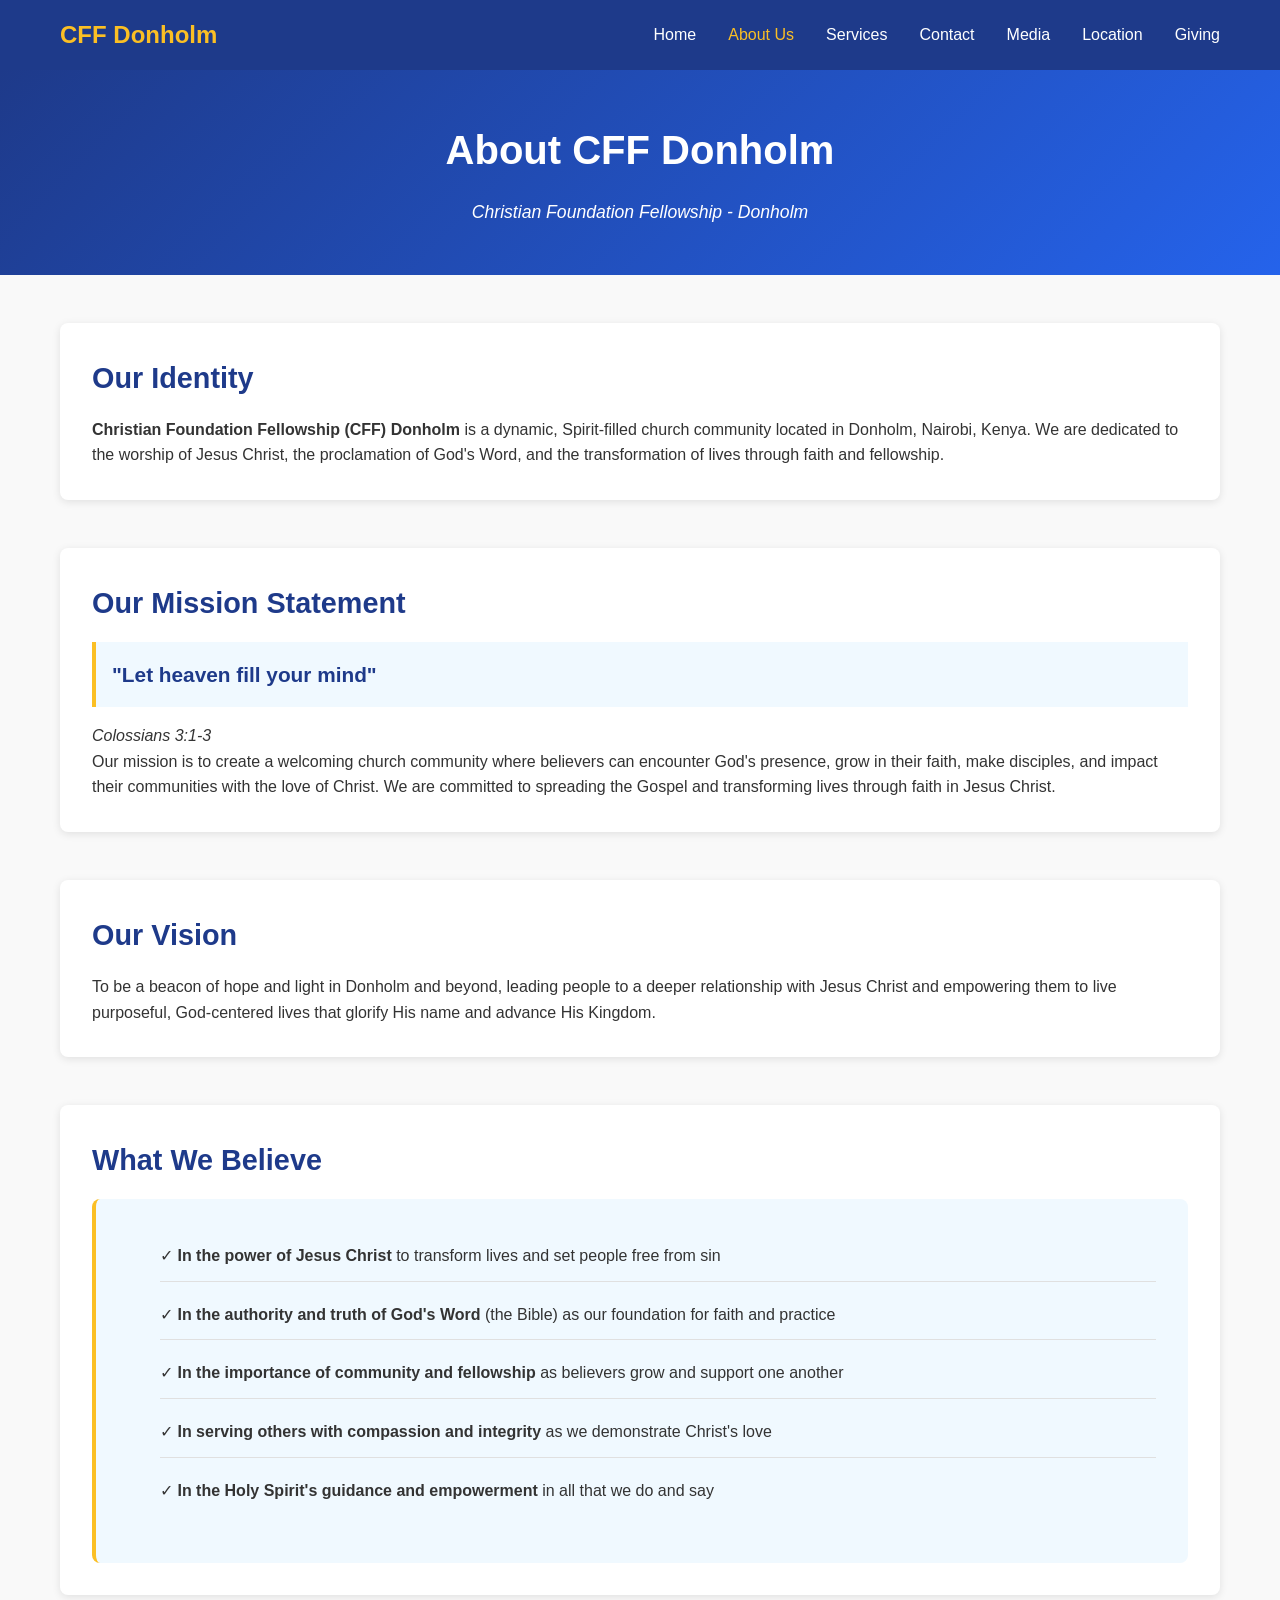
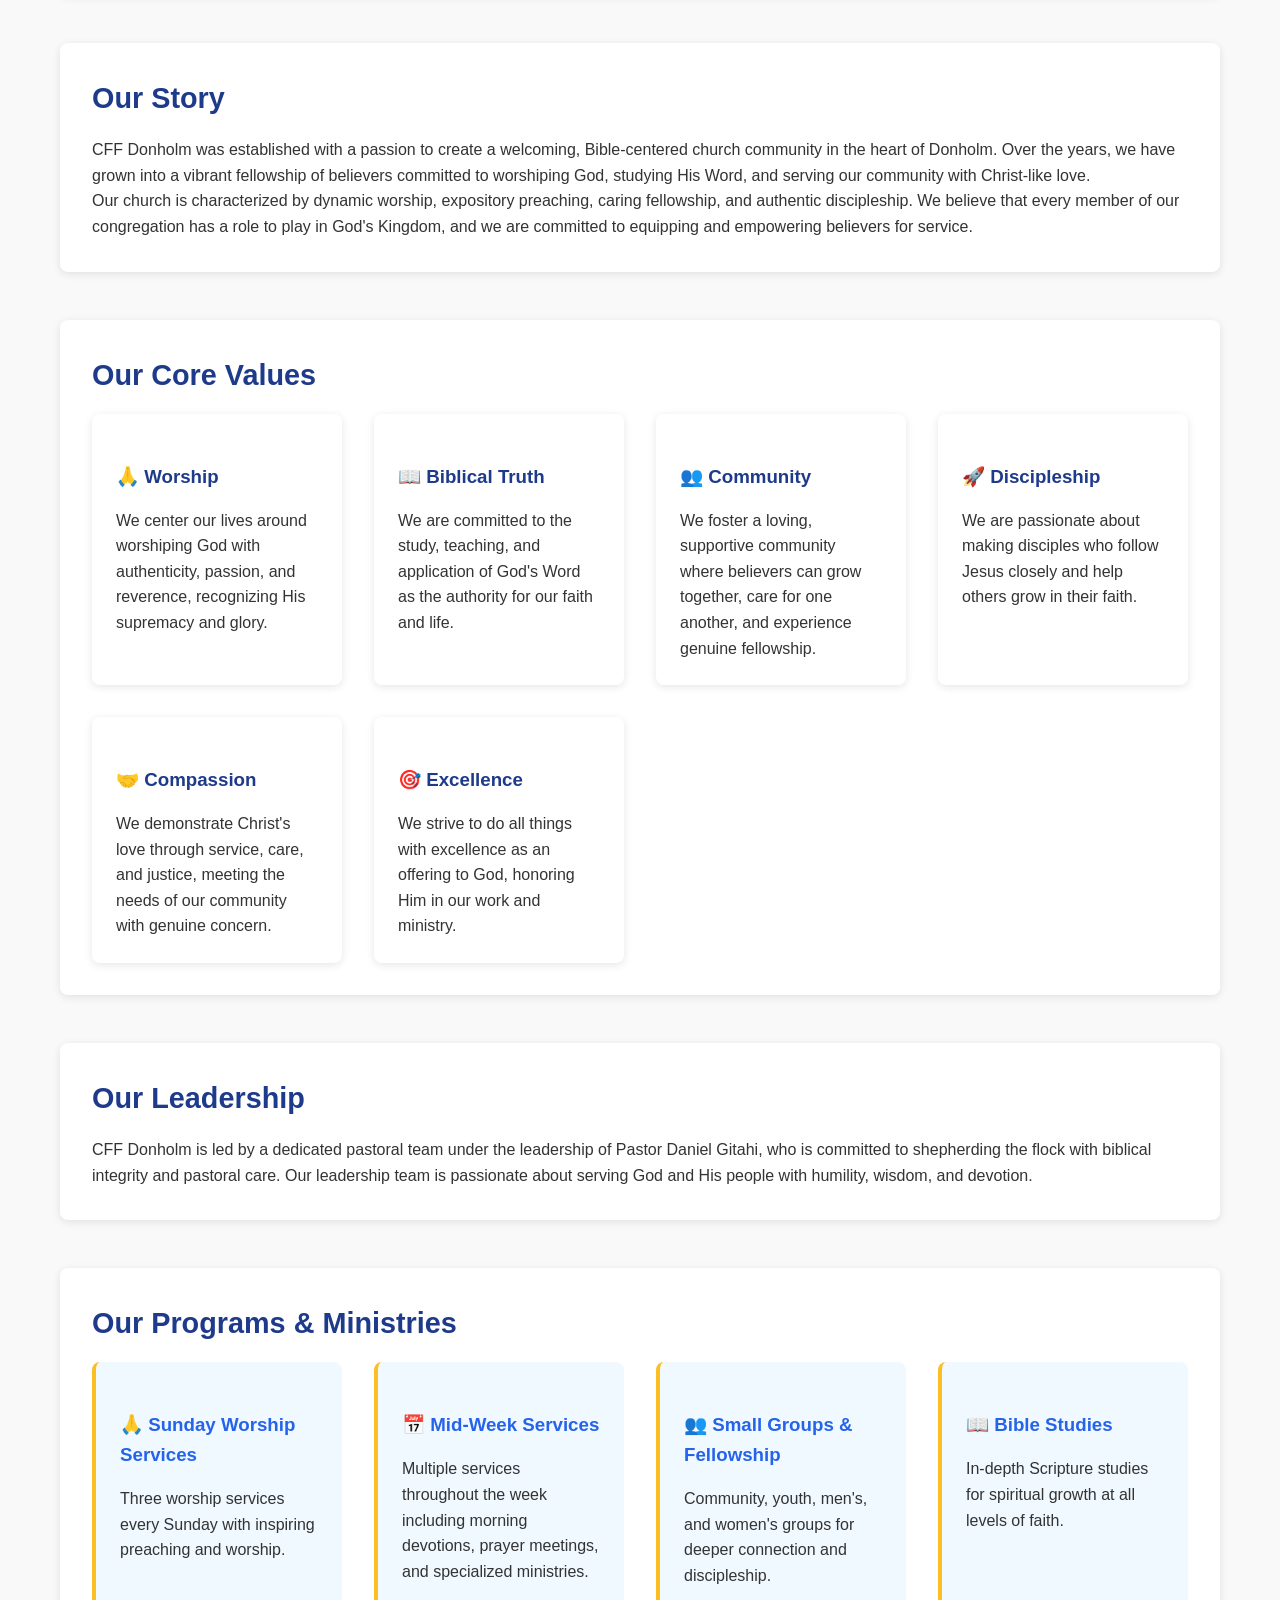
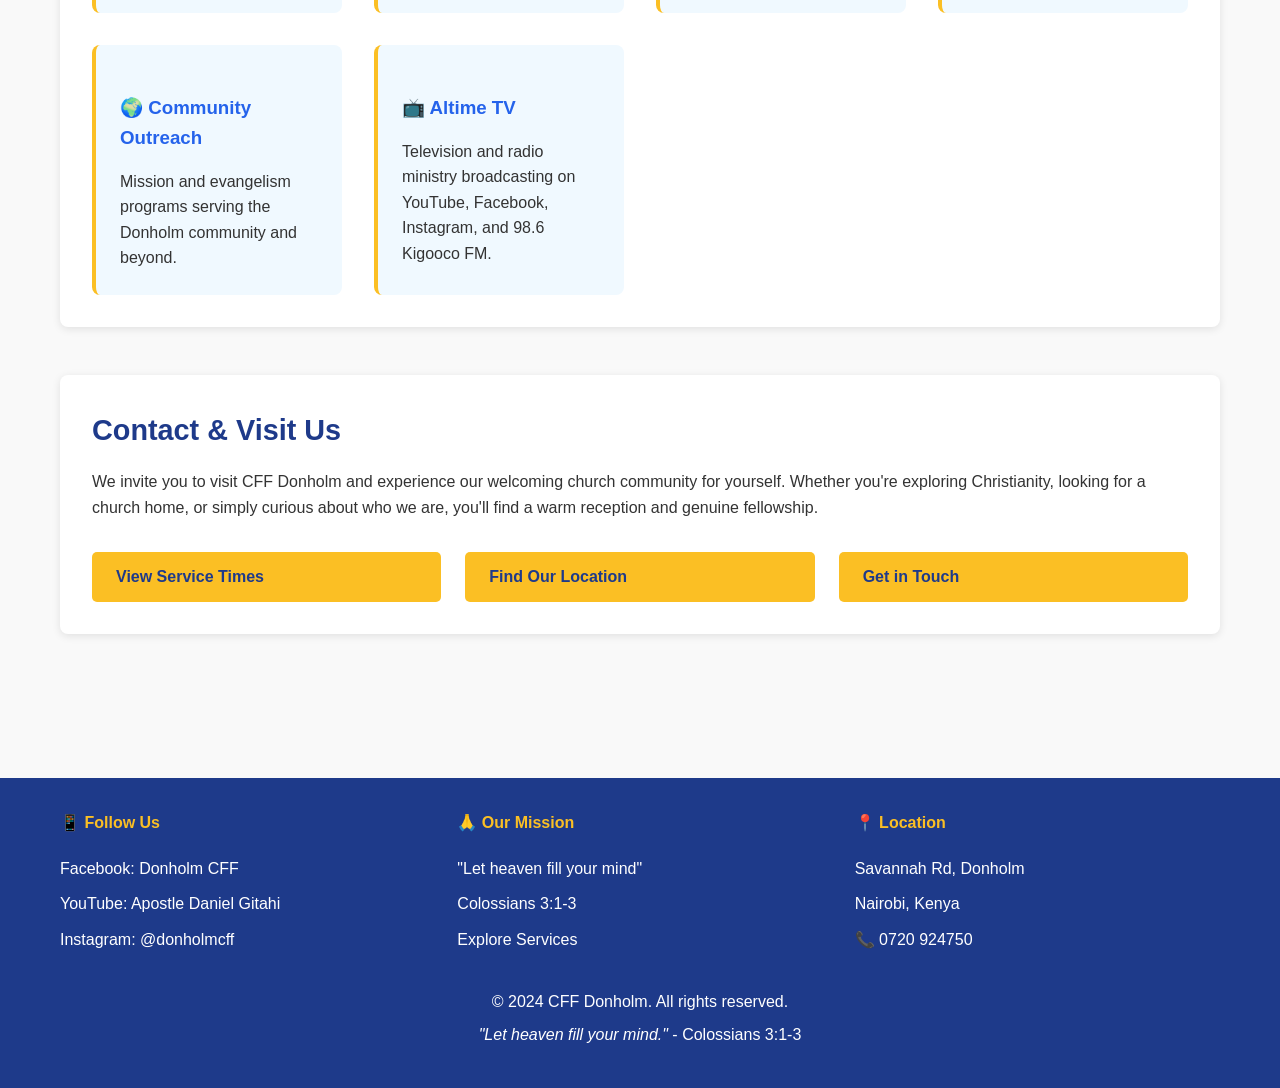
<file: about.html>
<!DOCTYPE html>
<html lang="en">
<head>
    <meta charset="UTF-8">
    <meta name="viewport" content="width=device-width, initial-scale=1.0">
    <title>About Us - CFF Donholm</title>
    <link rel="stylesheet" href="styles.css">
</head>
<body>
    <!-- Navigation -->
    <nav class="navbar">
        <div class="container">
            <div class="nav-brand">CFF Donholm</div>
            <ul class="nav-menu">
                <li><a href="index.html">Home</a></li>
                <li><a href="about.html" class="active">About Us</a></li>
                <li><a href="services.html">Services</a></li>
                <li><a href="contact.html">Contact</a></li>
                <li><a href="media.html">Media</a></li>
                <li><a href="location.html">Location</a></li>
                <li><a href="giving.html">Giving</a></li>
            </ul>
        </div>
    </nav>

    <!-- Page Header -->
    <section class="page-header">
        <h1>About CFF Donholm</h1>
        <p>Christian Foundation Fellowship - Donholm</p>
    </section>

    <!-- About Content -->
    <section class="about-content">
        <div class="container">
            <div class="about-section">
                <h2>Our Identity</h2>
                <p><strong>Christian Foundation Fellowship (CFF) Donholm</strong> is a dynamic, Spirit-filled church community located in Donholm, Nairobi, Kenya. We are dedicated to the worship of Jesus Christ, the proclamation of God's Word, and the transformation of lives through faith and fellowship.</p>
            </div>

            <div class="about-section">
                <h2>Our Mission Statement</h2>
                <p class="mission-highlight" style="font-size: 1.3rem; color: #1e3a8a; margin-bottom: 1rem;">"Let heaven fill your mind"</p>
                <p><em>Colossians 3:1-3</em></p>
                <p>Our mission is to create a welcoming church community where believers can encounter God's presence, grow in their faith, make disciples, and impact their communities with the love of Christ. We are committed to spreading the Gospel and transforming lives through faith in Jesus Christ.</p>
            </div>

            <div class="about-section">
                <h2>Our Vision</h2>
                <p>To be a beacon of hope and light in Donholm and beyond, leading people to a deeper relationship with Jesus Christ and empowering them to live purposeful, God-centered lives that glorify His name and advance His Kingdom.</p>
            </div>

            <div class="about-section">
                <h2>What We Believe</h2>
                <div style="background: #f0f9ff; padding: 2rem; border-radius: 8px; border-left: 4px solid #fbbf24;">
                    <ul style="list-style: none; padding: 0;">
                        <li style="padding: 0.75rem 0; border-bottom: 1px solid #e0e0e0;">✓ <strong>In the power of Jesus Christ</strong> to transform lives and set people free from sin</li>
                        <li style="padding: 0.75rem 0; border-bottom: 1px solid #e0e0e0;">✓ <strong>In the authority and truth of God's Word</strong> (the Bible) as our foundation for faith and practice</li>
                        <li style="padding: 0.75rem 0; border-bottom: 1px solid #e0e0e0;">✓ <strong>In the importance of community and fellowship</strong> as believers grow and support one another</li>
                        <li style="padding: 0.75rem 0; border-bottom: 1px solid #e0e0e0;">✓ <strong>In serving others with compassion and integrity</strong> as we demonstrate Christ's love</li>
                        <li style="padding: 0.75rem 0;">✓ <strong>In the Holy Spirit's guidance and empowerment</strong> in all that we do and say</li>
                    </ul>
                </div>
            </div>

            <div class="about-section">
                <h2>Our Story</h2>
                <p>CFF Donholm was established with a passion to create a welcoming, Bible-centered church community in the heart of Donholm. Over the years, we have grown into a vibrant fellowship of believers committed to worshiping God, studying His Word, and serving our community with Christ-like love.</p>
                <p>Our church is characterized by dynamic worship, expository preaching, caring fellowship, and authentic discipleship. We believe that every member of our congregation has a role to play in God's Kingdom, and we are committed to equipping and empowering believers for service.</p>
            </div>

            <div class="about-section">
                <h2>Our Core Values</h2>
                <div style="display: grid; grid-template-columns: repeat(auto-fit, minmax(250px, 1fr)); gap: 2rem;">
                    <div style="background: white; padding: 1.5rem; border-radius: 8px; box-shadow: 0 2px 8px rgba(0,0,0,0.1);">
                        <h3 style="color: #1e3a8a; margin-bottom: 1rem;">🙏 Worship</h3>
                        <p>We center our lives around worshiping God with authenticity, passion, and reverence, recognizing His supremacy and glory.</p>
                    </div>
                    <div style="background: white; padding: 1.5rem; border-radius: 8px; box-shadow: 0 2px 8px rgba(0,0,0,0.1);">
                        <h3 style="color: #1e3a8a; margin-bottom: 1rem;">📖 Biblical Truth</h3>
                        <p>We are committed to the study, teaching, and application of God's Word as the authority for our faith and life.</p>
                    </div>
                    <div style="background: white; padding: 1.5rem; border-radius: 8px; box-shadow: 0 2px 8px rgba(0,0,0,0.1);">
                        <h3 style="color: #1e3a8a; margin-bottom: 1rem;">👥 Community</h3>
                        <p>We foster a loving, supportive community where believers can grow together, care for one another, and experience genuine fellowship.</p>
                    </div>
                    <div style="background: white; padding: 1.5rem; border-radius: 8px; box-shadow: 0 2px 8px rgba(0,0,0,0.1);">
                        <h3 style="color: #1e3a8a; margin-bottom: 1rem;">🚀 Discipleship</h3>
                        <p>We are passionate about making disciples who follow Jesus closely and help others grow in their faith.</p>
                    </div>
                    <div style="background: white; padding: 1.5rem; border-radius: 8px; box-shadow: 0 2px 8px rgba(0,0,0,0.1);">
                        <h3 style="color: #1e3a8a; margin-bottom: 1rem;">🤝 Compassion</h3>
                        <p>We demonstrate Christ's love through service, care, and justice, meeting the needs of our community with genuine concern.</p>
                    </div>
                    <div style="background: white; padding: 1.5rem; border-radius: 8px; box-shadow: 0 2px 8px rgba(0,0,0,0.1);">
                        <h3 style="color: #1e3a8a; margin-bottom: 1rem;">🎯 Excellence</h3>
                        <p>We strive to do all things with excellence as an offering to God, honoring Him in our work and ministry.</p>
                    </div>
                </div>
            </div>

            <div class="about-section">
                <h2>Our Leadership</h2>
                <p>CFF Donholm is led by a dedicated pastoral team under the leadership of Pastor Daniel Gitahi, who is committed to shepherding the flock with biblical integrity and pastoral care. Our leadership team is passionate about serving God and His people with humility, wisdom, and devotion.</p>
            </div>

            <div class="about-section">
                <h2>Our Programs & Ministries</h2>
                <div style="display: grid; grid-template-columns: repeat(auto-fit, minmax(250px, 1fr)); gap: 2rem;">
                    <div class="online-service-card">
                        <h3>🙏 Sunday Worship Services</h3>
                        <p>Three worship services every Sunday with inspiring preaching and worship.</p>
                    </div>
                    <div class="online-service-card">
                        <h3>📅 Mid-Week Services</h3>
                        <p>Multiple services throughout the week including morning devotions, prayer meetings, and specialized ministries.</p>
                    </div>
                    <div class="online-service-card">
                        <h3>👥 Small Groups & Fellowship</h3>
                        <p>Community, youth, men's, and women's groups for deeper connection and discipleship.</p>
                    </div>
                    <div class="online-service-card">
                        <h3>📖 Bible Studies</h3>
                        <p>In-depth Scripture studies for spiritual growth at all levels of faith.</p>
                    </div>
                    <div class="online-service-card">
                        <h3>🌍 Community Outreach</h3>
                        <p>Mission and evangelism programs serving the Donholm community and beyond.</p>
                    </div>
                    <div class="online-service-card">
                        <h3>📺 Altime TV</h3>
                        <p>Television and radio ministry broadcasting on YouTube, Facebook, Instagram, and 98.6 Kigooco FM.</p>
                    </div>
                </div>
            </div>

            <div class="about-section">
                <h2>Contact & Visit Us</h2>
                <p>We invite you to visit CFF Donholm and experience our welcoming church community for yourself. Whether you're exploring Christianity, looking for a church home, or simply curious about who we are, you'll find a warm reception and genuine fellowship.</p>
                <div style="display: grid; grid-template-columns: repeat(auto-fit, minmax(200px, 1fr)); gap: 1.5rem; margin-top: 2rem;">
                    <a href="services.html" class="btn btn-primary">View Service Times</a>
                    <a href="location.html" class="btn btn-primary">Find Our Location</a>
                    <a href="contact.html" class="btn btn-primary">Get in Touch</a>
                </div>
            </div>
        </div>
    </section>

    <!-- Footer -->
    <footer class="footer">
        <div class="container">
            <div class="footer-content">
                <div class="footer-section">
                    <h4>📱 Follow Us</h4>
                    <ul>
                        <li><a href="https://facebook.com/DonholmCff" target="_blank">Facebook: Donholm CFF</a></li>
                        <li><a href="https://www.youtube.com/@APSTGITAHIDANIEL" target="_blank">YouTube: Apostle Daniel Gitahi</a></li>
                        <li><a href="https://instagram.com/donholmcff" target="_blank">Instagram: @donholmcff</a></li>
                    </ul>
                </div>
                <div class="footer-section">
                    <h4>🙏 Our Mission</h4>
                    <ul>
                        <li>"Let heaven fill your mind"</li>
                        <li>Colossians 3:1-3</li>
                        <li><a href="services.html">Explore Services</a></li>
                    </ul>
                </div>
                <div class="footer-section">
                    <h4>📍 Location</h4>
                    <ul>
                        <li>Savannah Rd, Donholm</li>
                        <li>Nairobi, Kenya</li>
                        <li><a href="tel:+254720924750">📞 0720 924750</a></li>
                    </ul>
                </div>
            </div>
            <p>&copy; 2024 CFF Donholm. All rights reserved.</p>
            <p><em>"Let heaven fill your mind."</em> - Colossians 3:1-3</p>
        </div>
    </footer>

    <script src="script.js"></script>
</body>
</html>
</file>
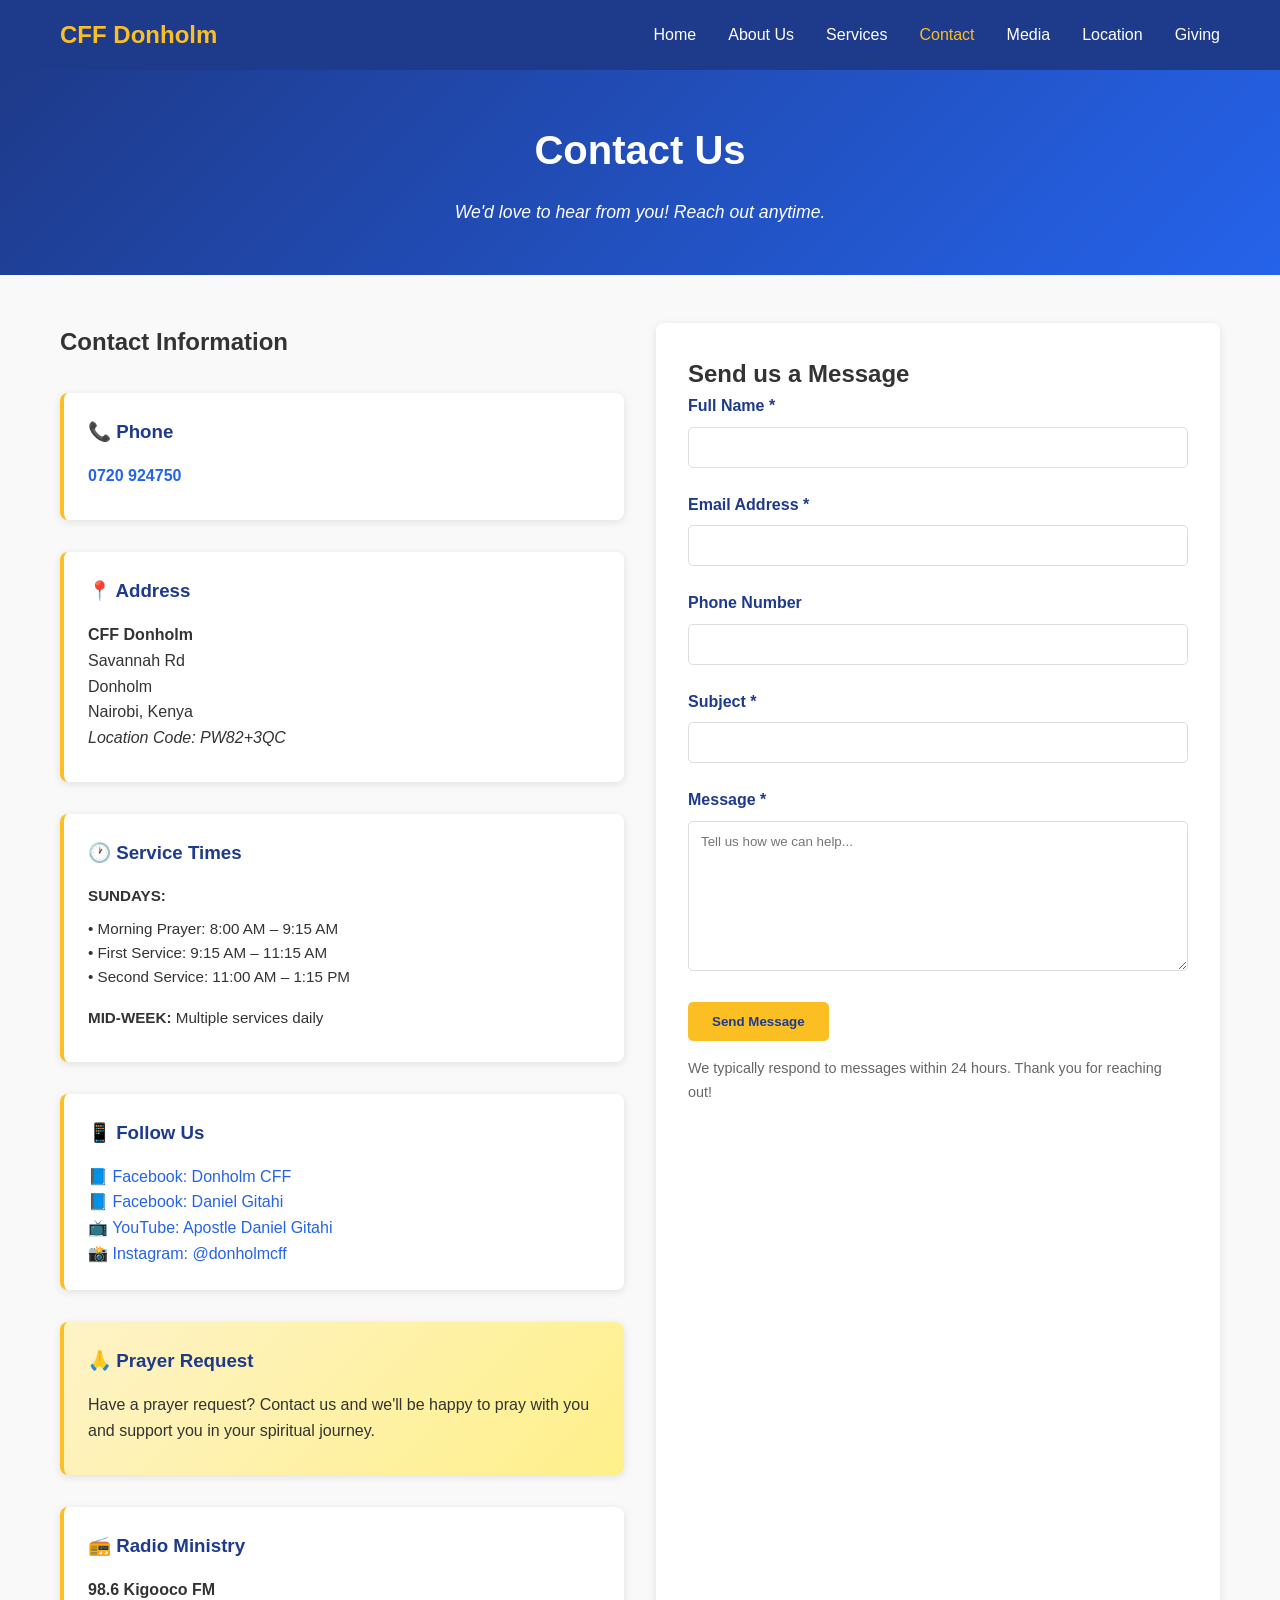
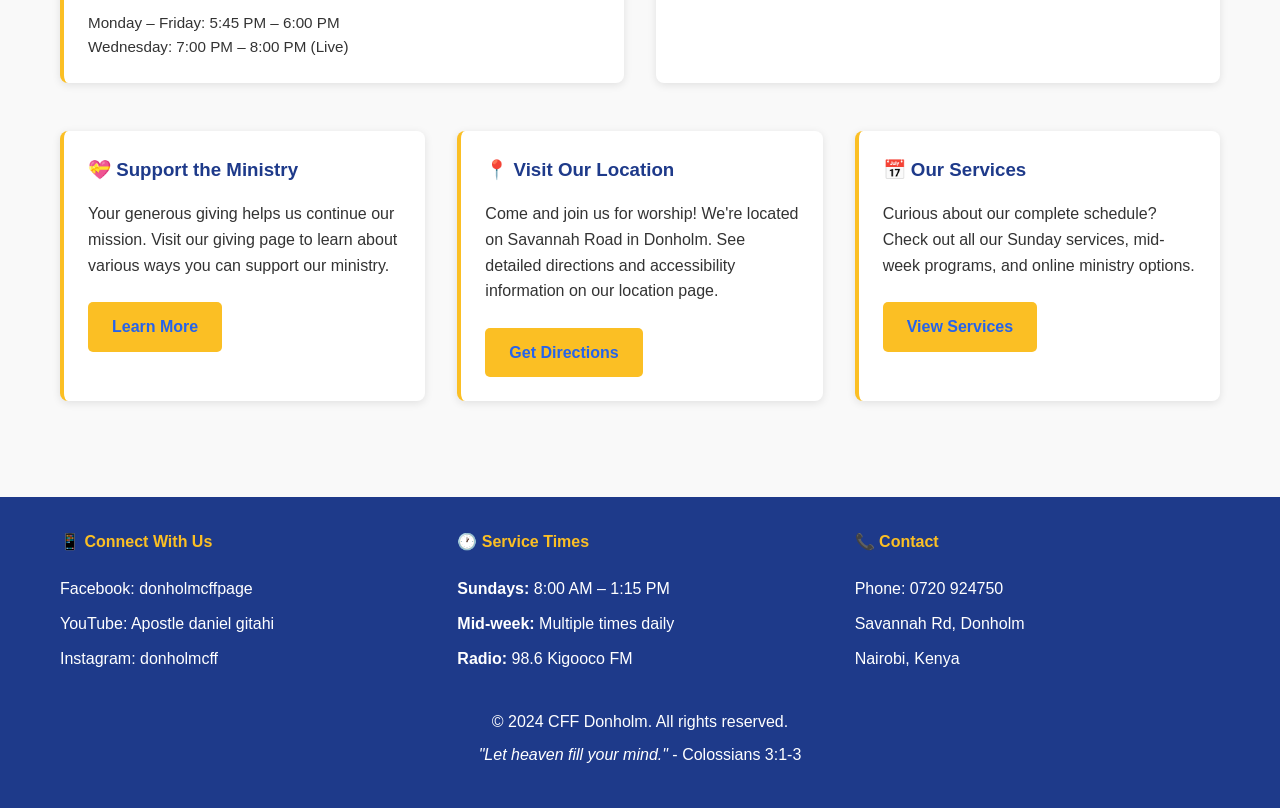
<file: contact.html>
<!DOCTYPE html>
<html lang="en">
<head>
    <meta charset="UTF-8">
    <meta name="viewport" content="width=device-width, initial-scale=1.0">
    <title>Contact Us - CFF Donholm</title>
    <link rel="stylesheet" href="styles.css">
</head>
<body>
    <!-- Navigation -->
    <nav class="navbar">
        <div class="container">
            <div class="nav-brand">CFF Donholm</div>
            <ul class="nav-menu">
                <li><a href="index.html">Home</a></li>
                <li><a href="about.html">About Us</a></li>
                <li><a href="services.html">Services</a></li>
                <li><a href="contact.html" class="active">Contact</a></li>
                <li><a href="media.html">Media</a></li>
                <li><a href="location.html">Location</a></li>
                <li><a href="giving.html">Giving</a></li>
            </ul>
        </div>
    </nav>

    <!-- Page Header -->
    <section class="page-header">
        <h1>Contact Us</h1>
        <p>We'd love to hear from you! Reach out anytime.</p>
    </section>

    <!-- Contact Content -->
    <section class="contact-content">
        <div class="container">
            <div class="contact-grid">
                <!-- Contact Information -->
                <div class="contact-info-section">
                    <h2>Contact Information</h2>
                    
                    <div class="info-box">
                        <h3>📞 Phone</h3>
                        <p><a href="tel:+254720924750"><strong>0720 924750</strong></a></p>
                    </div>

                    <div class="info-box">
                        <h3>📍 Address</h3>
                        <p><strong>CFF Donholm</strong><br>
                        Savannah Rd<br>
                        Donholm<br>
                        Nairobi, Kenya<br>
                        <em>Location Code: PW82+3QC</em></p>
                    </div>

                    <div class="info-box">
                        <h3>🕐 Service Times</h3>
                        <div style="font-size: 0.95rem;">
                            <p><strong>SUNDAYS:</strong></p>
                            <ul style="list-style: none; padding: 0;">
                                <li>• Morning Prayer: 8:00 AM – 9:15 AM</li>
                                <li>• First Service: 9:15 AM – 11:15 AM</li>
                                <li>• Second Service: 11:00 AM – 1:15 PM</li>
                            </ul>
                            <p style="margin-top: 1rem;"><strong>MID-WEEK:</strong> Multiple services daily</p>
                        </div>
                    </div>

                    <div class="info-box">
                        <h3>📱 Follow Us</h3>
                        <ul style="list-style: none; padding: 0;">
                            <li><a href="https://facebook.com/DonholmCff" target="_blank">📘 Facebook: Donholm CFF</a></li>
                            <li><a href="https://facebook.com/DanielGitahi" target="_blank">📘 Facebook: Daniel Gitahi</a></li>
                            <li><a href="https://www.youtube.com/@APSTGITAHIDANIEL" target="_blank">📺 YouTube: Apostle Daniel Gitahi</a></li>
                            <li><a href="https://instagram.com/donholmcff" target="_blank">📸 Instagram: @donholmcff</a></li>
                        </ul>
                    </div>

                    <div class="info-box prayer">
                        <h3>🙏 Prayer Request</h3>
                        <p>Have a prayer request? Contact us and we'll be happy to pray with you and support you in your spiritual journey.</p>
                    </div>

                    <div class="info-box">
                        <h3>📻 Radio Ministry</h3>
                        <p><strong>98.6 Kigooco FM</strong></p>
                        <ul style="list-style: none; padding: 0; font-size: 0.95rem;">
                            <li>Monday – Friday: 5:45 PM – 6:00 PM</li>
                            <li>Wednesday: 7:00 PM – 8:00 PM (Live)</li>
                        </ul>
                    </div>
                </div>

                <!-- Contact Form -->
                <div class="contact-form-section">
                    <h2>Send us a Message</h2>
                    <form id="contactForm" class="contact-form">
                        <div class="form-group">
                            <label for="name">Full Name *</label>
                            <input type="text" id="name" name="name" required>
                        </div>
                        <div class="form-group">
                            <label for="email">Email Address *</label>
                            <input type="email" id="email" name="email" required>
                        </div>
                        <div class="form-group">
                            <label for="phone">Phone Number</label>
                            <input type="tel" id="phone" name="phone">
                        </div>
                        <div class="form-group">
                            <label for="subject">Subject *</label>
                            <input type="text" id="subject" name="subject" required>
                        </div>
                        <div class="form-group">
                            <label for="message">Message *</label>
                            <textarea id="message" name="message" rows="6" required placeholder="Tell us how we can help..."></textarea>
                        </div>
                        <button type="submit" class="btn btn-primary">Send Message</button>
                    </form>
                    <p style="font-size: 0.9rem; color: #666; margin-top: 1rem;">We typically respond to messages within 24 hours. Thank you for reaching out!</p>
                </div>
            </div>

            <!-- Additional Info Cards -->
            <div style="margin-top: 3rem; display: grid; grid-template-columns: repeat(auto-fit, minmax(250px, 1fr)); gap: 2rem;">
                <div class="info-box">
                    <h3>💝 Support the Ministry</h3>
                    <p>Your generous giving helps us continue our mission. Visit our giving page to learn about various ways you can support our ministry.</p>
                    <a href="giving.html" class="btn btn-primary" style="margin-top: 1rem; display: inline-block;">Learn More</a>
                </div>
                <div class="info-box">
                    <h3>📍 Visit Our Location</h3>
                    <p>Come and join us for worship! We're located on Savannah Road in Donholm. See detailed directions and accessibility information on our location page.</p>
                    <a href="location.html" class="btn btn-primary" style="margin-top: 1rem; display: inline-block;">Get Directions</a>
                </div>
                <div class="info-box">
                    <h3>📅 Our Services</h3>
                    <p>Curious about our complete schedule? Check out all our Sunday services, mid-week programs, and online ministry options.</p>
                    <a href="services.html" class="btn btn-primary" style="margin-top: 1rem; display: inline-block;">View Services</a>
                </div>
            </div>
        </div>
    </section>

    <!-- Footer -->
    <footer class="footer">
        <div class="container">
            <div class="footer-content">
                <div class="footer-section">
                    <h4>📱 Connect With Us</h4>
                    <ul>
                        <li><a href="https://facebook.com/DonholmCff" target="_blank">Facebook: donholmcffpage</a></li>
                        <li><a href="https://www.youtube.com/@APSTGITAHIDANIEL" target="_blank">YouTube: Apostle daniel gitahi</a></li>
                        <li><a href="https://instagram.com/donholmcff" target="_blank">Instagram: donholmcff</a></li>
                    </ul>
                </div>
                <div class="footer-section">
                    <h4>🕐 Service Times</h4>
                    <ul>
                        <li><strong>Sundays:</strong> 8:00 AM – 1:15 PM</li>
                        <li><strong>Mid-week:</strong> Multiple times daily</li>
                        <li><strong>Radio:</strong> 98.6 Kigooco FM</li>
                    </ul>
                </div>
                <div class="footer-section">
                    <h4>📞 Contact</h4>
                    <ul>
                        <li><a href="tel:+254720924750">Phone: 0720 924750</a></li>
                        <li>Savannah Rd, Donholm</li>
                        <li>Nairobi, Kenya</li>
                    </ul>
                </div>
            </div>
            <p>&copy; 2024 CFF Donholm. All rights reserved.</p>
            <p><em>"Let heaven fill your mind."</em> - Colossians 3:1-3</p>
        </div>
    </footer>

    <script src="script.js"></script>
</body>
</html>
</file>
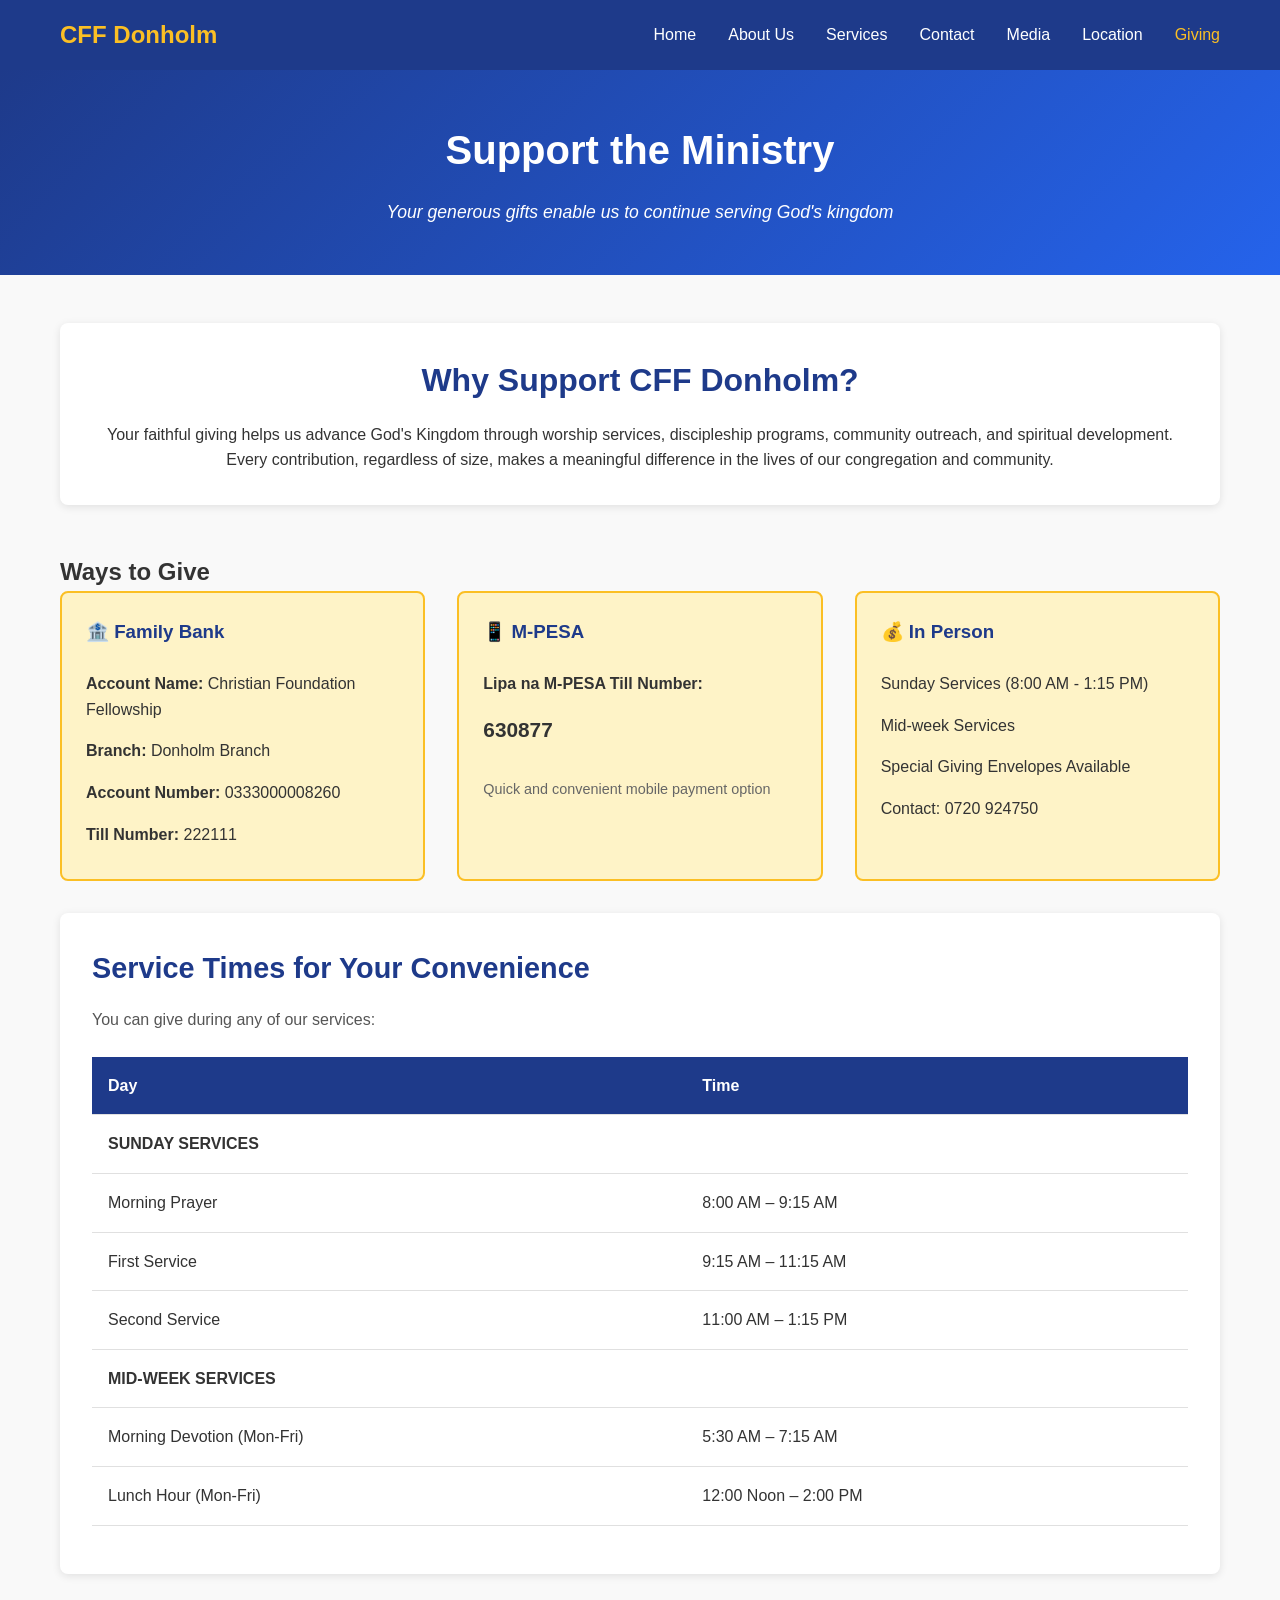
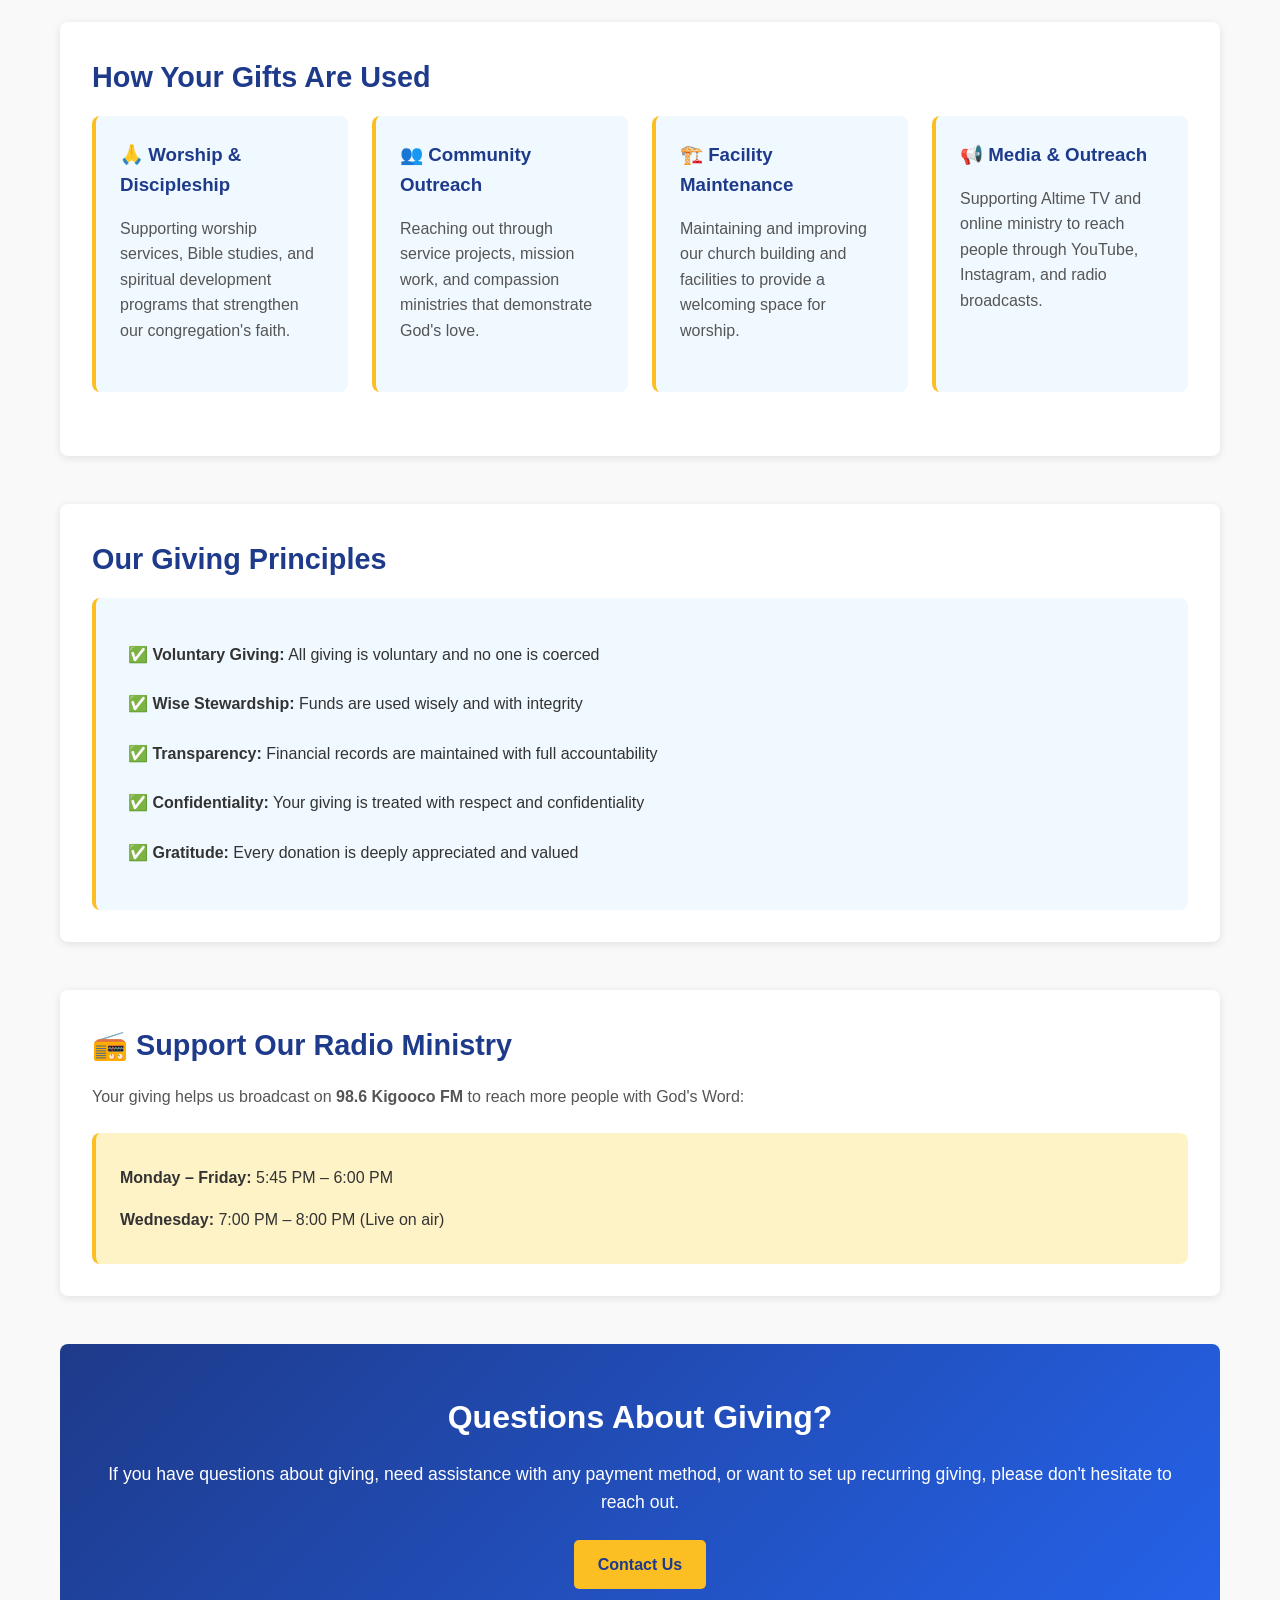
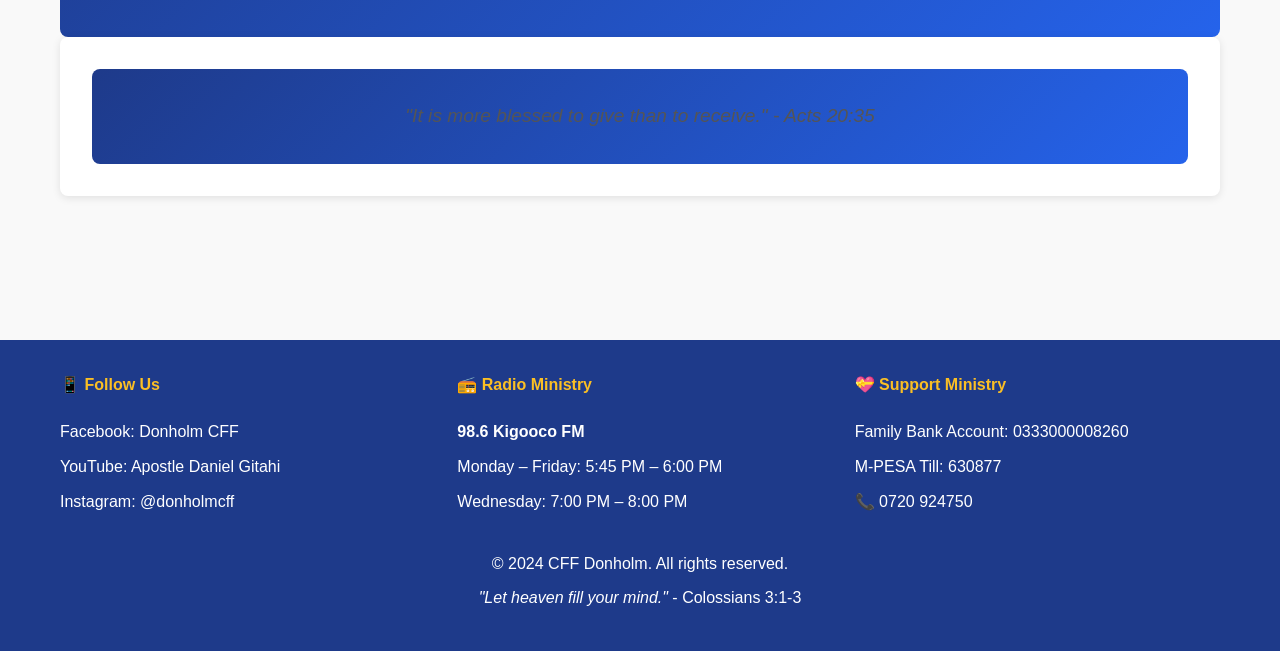
<file: giving.html>
<!DOCTYPE html>
<html lang="en">
<head>
    <meta charset="UTF-8">
    <meta name="viewport" content="width=device-width, initial-scale=1.0">
    <title>Giving - Support CFF Donholm</title>
    <link rel="stylesheet" href="styles.css">
</head>
<body>
    <!-- Navigation -->
    <nav class="navbar">
        <div class="container">
            <div class="nav-brand">CFF Donholm</div>
            <ul class="nav-menu">
                <li><a href="index.html">Home</a></li>
                <li><a href="about.html">About Us</a></li>
                <li><a href="services.html">Services</a></li>
                <li><a href="contact.html">Contact</a></li>
                <li><a href="media.html">Media</a></li>
                <li><a href="location.html">Location</a></li>
                <li><a href="giving.html" class="active">Giving</a></li>
            </ul>
        </div>
    </nav>

    <!-- Page Header -->
    <section class="page-header">
        <h1>Support the Ministry</h1>
        <p>Your generous gifts enable us to continue serving God's kingdom</p>
    </section>

    <!-- Giving Content -->
    <section class="giving-content">
        <div class="container">
            <div class="giving-intro">
                <h2>Why Support CFF Donholm?</h2>
                <p>Your faithful giving helps us advance God's Kingdom through worship services, discipleship programs, community outreach, and spiritual development. Every contribution, regardless of size, makes a meaningful difference in the lives of our congregation and community.</p>
            </div>

            <!-- Banking Methods -->
            <div class="giving-methods">
                <h2>Ways to Give</h2>
                <div class="giving-methods-grid">
                    <div class="giving-method">
                        <h3>🏦 Family Bank</h3>
                        <ul>
                            <li><strong>Account Name:</strong> Christian Foundation Fellowship</li>
                            <li><strong>Branch:</strong> Donholm Branch</li>
                            <li><strong>Account Number:</strong> 0333000008260</li>
                            <li><strong>Till Number:</strong> 222111</li>
                        </ul>
                    </div>

                    <div class="giving-method">
                        <h3>📱 M-PESA</h3>
                        <ul>
                            <li><strong>Lipa na M-PESA Till Number:</strong></li>
                            <li class="till-number">630877</li>
                            <li style="margin-top: 1rem; font-size: 0.9rem; color: #666;">Quick and convenient mobile payment option</li>
                        </ul>
                    </div>

                    <div class="giving-method">
                        <h3>💰 In Person</h3>
                        <ul>
                            <li>Sunday Services (8:00 AM - 1:15 PM)</li>
                            <li>Mid-week Services</li>
                            <li>Special Giving Envelopes Available</li>
                            <li>Contact: 0720 924750</li>
                        </ul>
                    </div>
                </div>
            </div>

            <!-- Service Times for Giving -->
            <div class="service-section">
                <h2>Service Times for Your Convenience</h2>
                <p>You can give during any of our services:</p>
                <div class="service-table-wrapper">
                    <table class="service-table">
                        <thead>
                            <tr>
                                <th>Day</th>
                                <th>Time</th>
                            </tr>
                        </thead>
                        <tbody>
                            <tr>
                                <td colspan="2"><strong>SUNDAY SERVICES</strong></td>
                            </tr>
                            <tr>
                                <td>Morning Prayer</td>
                                <td>8:00 AM – 9:15 AM</td>
                            </tr>
                            <tr>
                                <td>First Service</td>
                                <td>9:15 AM – 11:15 AM</td>
                            </tr>
                            <tr>
                                <td>Second Service</td>
                                <td>11:00 AM – 1:15 PM</td>
                            </tr>
                            <tr>
                                <td colspan="2"><strong>MID-WEEK SERVICES</strong></td>
                            </tr>
                            <tr>
                                <td>Morning Devotion (Mon-Fri)</td>
                                <td>5:30 AM – 7:15 AM</td>
                            </tr>
                            <tr>
                                <td>Lunch Hour (Mon-Fri)</td>
                                <td>12:00 Noon – 2:00 PM</td>
                            </tr>
                        </tbody>
                    </table>
                </div>
            </div>

            <!-- How Gifts Are Used -->
            <div class="service-section">
                <h2>How Your Gifts Are Used</h2>
                <div class="online-services-grid">
                    <div class="online-service-card">
                        <h3>🙏 Worship & Discipleship</h3>
                        <p>Supporting worship services, Bible studies, and spiritual development programs that strengthen our congregation's faith.</p>
                    </div>
                    <div class="online-service-card">
                        <h3>👥 Community Outreach</h3>
                        <p>Reaching out through service projects, mission work, and compassion ministries that demonstrate God's love.</p>
                    </div>
                    <div class="online-service-card">
                        <h3>🏗️ Facility Maintenance</h3>
                        <p>Maintaining and improving our church building and facilities to provide a welcoming space for worship.</p>
                    </div>
                    <div class="online-service-card">
                        <h3>📢 Media & Outreach</h3>
                        <p>Supporting Altime TV and online ministry to reach people through YouTube, Instagram, and radio broadcasts.</p>
                    </div>
                </div>
            </div>

            <!-- Giving Principles -->
            <div class="service-section">
                <h2>Our Giving Principles</h2>
                <div style="background: #f0f9ff; padding: 2rem; border-radius: 8px; border-left: 4px solid #fbbf24;">
                    <ul style="list-style: none; padding: 0;">
                        <li style="padding: 0.75rem 0;"><strong>✅ Voluntary Giving:</strong> All giving is voluntary and no one is coerced</li>
                        <li style="padding: 0.75rem 0;"><strong>✅ Wise Stewardship:</strong> Funds are used wisely and with integrity</li>
                        <li style="padding: 0.75rem 0;"><strong>✅ Transparency:</strong> Financial records are maintained with full accountability</li>
                        <li style="padding: 0.75rem 0;"><strong>✅ Confidentiality:</strong> Your giving is treated with respect and confidentiality</li>
                        <li style="padding: 0.75rem 0;"><strong>✅ Gratitude:</strong> Every donation is deeply appreciated and valued</li>
                    </ul>
                </div>
            </div>

            <!-- Radio Ministry Support -->
            <div class="service-section">
                <h2>📻 Support Our Radio Ministry</h2>
                <p>Your giving helps us broadcast on <strong>98.6 Kigooco FM</strong> to reach more people with God's Word:</p>
                <div style="background: #fef3c7; padding: 1.5rem; border-radius: 8px; border-left: 4px solid #fbbf24; margin-top: 1rem;">
                    <ul style="list-style: none; padding: 0;">
                        <li style="padding: 0.5rem 0;"><strong>Monday – Friday:</strong> 5:45 PM – 6:00 PM</li>
                        <li style="padding: 0.5rem 0;"><strong>Wednesday:</strong> 7:00 PM – 8:00 PM (Live on air)</li>
                    </ul>
                </div>
            </div>

            <!-- Questions Section -->
            <div class="cta-section">
                <h2>Questions About Giving?</h2>
                <p>If you have questions about giving, need assistance with any payment method, or want to set up recurring giving, please don't hesitate to reach out.</p>
                <a href="contact.html" class="btn btn-primary">Contact Us</a>
            </div>

            <!-- Giving Quote -->
            <div class="service-section">
                <div style="text-align: center; background: linear-gradient(135deg, #1e3a8a 0%, #2563eb 100%); color: white; padding: 2rem; border-radius: 8px;">
                    <p style="font-size: 1.2rem; font-style: italic; margin: 0;"><em>"It is more blessed to give than to receive." - Acts 20:35</em></p>
                </div>
            </div>
        </div>
    </section>

    <!-- Footer -->
    <footer class="footer">
        <div class="container">
            <div class="footer-content">
                <div class="footer-section">
                    <h4>📱 Follow Us</h4>
                    <ul>
                        <li><a href="https://facebook.com/DonholmCff" target="_blank">Facebook: Donholm CFF</a></li>
                        <li><a href="https://www.youtube.com/@APSTGITAHIDANIEL" target="_blank">YouTube: Apostle Daniel Gitahi</a></li>
                        <li><a href="https://instagram.com/donholmcff" target="_blank">Instagram: @donholmcff</a></li>
                    </ul>
                </div>
                <div class="footer-section">
                    <h4>📻 Radio Ministry</h4>
                    <ul>
                        <li><strong>98.6 Kigooco FM</strong></li>
                        <li>Monday – Friday: 5:45 PM – 6:00 PM</li>
                        <li>Wednesday: 7:00 PM – 8:00 PM</li>
                    </ul>
                </div>
                <div class="footer-section">
                    <h4>💝 Support Ministry</h4>
                    <ul>
                        <li>Family Bank Account: 0333000008260</li>
                        <li>M-PESA Till: 630877</li>
                        <li><a href="tel:+254720924750">📞 0720 924750</a></li>
                    </ul>
                </div>
            </div>
            <p>&copy; 2024 CFF Donholm. All rights reserved.</p>
            <p><em>"Let heaven fill your mind."</em> - Colossians 3:1-3</p>
        </div>
    </footer>

    <script src="script.js"></script>
</body>
</html>
</file>
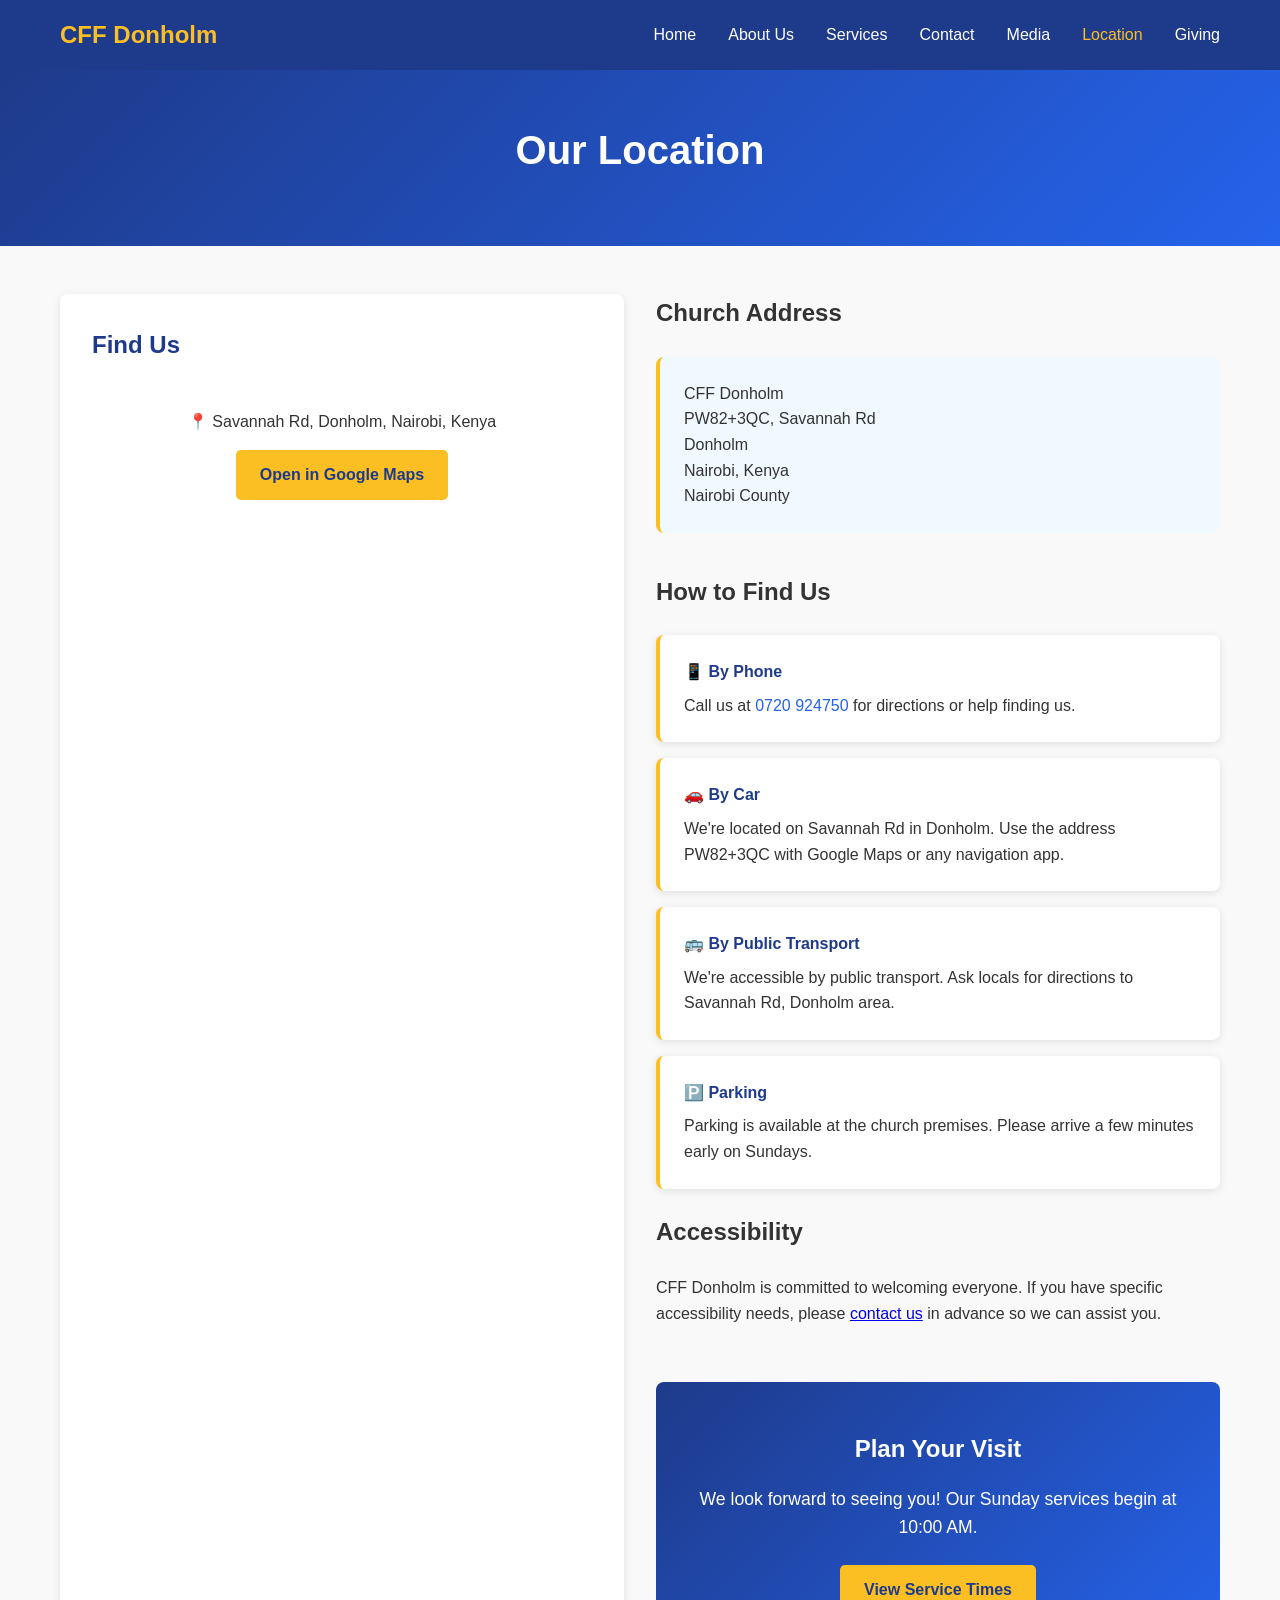
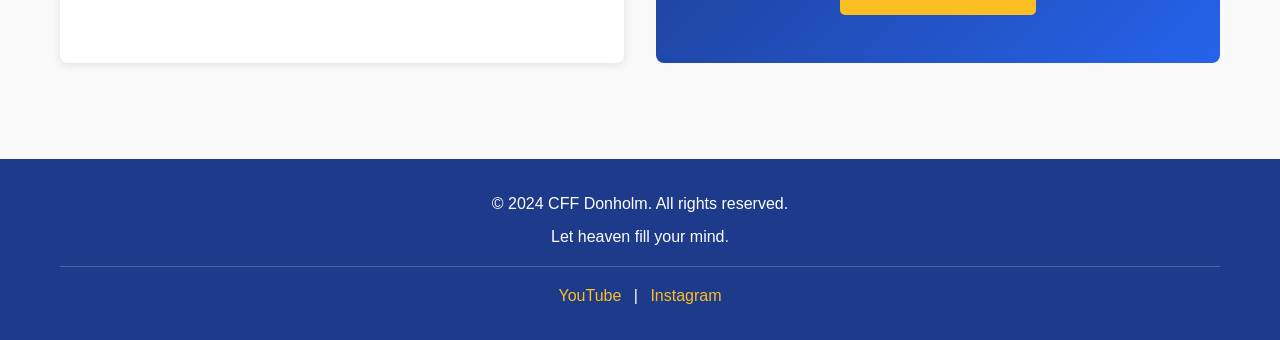
<file: location.html>
<!DOCTYPE html>
<html lang="en">
<head>
    <meta charset="UTF-8">
    <meta name="viewport" content="width=device-width, initial-scale=1.0">
    <title>Location - CFF Donholm</title>
    <link rel="stylesheet" href="styles.css">
</head>
<body>
    <!-- Navigation -->
    <nav class="navbar">
        <div class="container">
            <div class="nav-brand">CFF Donholm</div>
            <ul class="nav-menu">
                <li><a href="index.html">Home</a></li>
                <li><a href="about.html">About Us</a></li>
                <li><a href="services.html">Services</a></li>
                <li><a href="contact.html">Contact</a></li>
                <li><a href="media.html">Media</a></li>
                <li><a href="location.html" class="active">Location</a></li>
                <li><a href="giving.html">Giving</a></li>
            </ul>
        </div>
    </nav>

    <!-- Page Header -->
    <section class="page-header">
        <h1>Our Location</h1>
    </section>

    <!-- Location Content -->
    <section class="location-content">
        <div class="container">
            <div class="location-grid">
                <!-- Map Section -->
                <div class="map-section">
                    <h2>Find Us</h2>
                    <div style="margin-top: 1.5rem; background-color: var(--light-bg); padding: 20px; border-radius: 8px; text-align: center;">
                        <p style="color: var(--text-light); margin-bottom: 1rem;">📍 Savannah Rd, Donholm, Nairobi, Kenya</p>
                        <a href="https://www.google.com/maps/search/Savannah+Rd,+Donholm,+Nairobi,+Kenya" target="_blank" class="btn btn-primary">Open in Google Maps</a>
                    </div>
                </div>

                <!-- Directions Section -->
                <div class="directions-section">
                    <h2>Church Address</h2>
                    <p class="address-main">CFF Donholm<br>
                    PW82+3QC, Savannah Rd<br>
                    Donholm<br>
                    Nairobi, Kenya<br>
                    Nairobi County</p>

                    <h2>How to Find Us</h2>
                    <div class="directions-list">
                        <div class="direction-item">
                            <h4>📱 By Phone</h4>
                            <p>Call us at <a href="tel:+254720924750">0720 924750</a> for directions or help finding us.</p>
                        </div>
                        <div class="direction-item">
                            <h4>🚗 By Car</h4>
                            <p>We're located on Savannah Rd in Donholm. Use the address PW82+3QC with Google Maps or any navigation app.</p>
                        </div>
                        <div class="direction-item">
                            <h4>🚌 By Public Transport</h4>
                            <p>We're accessible by public transport. Ask locals for directions to Savannah Rd, Donholm area.</p>
                        </div>
                        <div class="direction-item">
                            <h4>🅿️ Parking</h4>
                            <p>Parking is available at the church premises. Please arrive a few minutes early on Sundays.</p>
                        </div>
                    </div>

                    <h2>Accessibility</h2>
                    <p>CFF Donholm is committed to welcoming everyone. If you have specific accessibility needs, please <a href="contact.html">contact us</a> in advance so we can assist you.</p>

                    <div class="cta-section">
                        <h3>Plan Your Visit</h3>
                        <p>We look forward to seeing you! Our Sunday services begin at 10:00 AM.</p>
                        <a href="services.html" class="btn btn-primary">View Service Times</a>
                    </div>
                </div>
            </div>
        </div>
    </section>

    <!-- Footer -->
    <footer class="footer">
        <div class="container">
            <p>&copy; 2024 CFF Donholm. All rights reserved.</p>
            <p>Let heaven fill your mind.</p>
            <div class="footer-social">
                <a href="https://www.youtube.com/@APSTGITAHIDANIEL" target="_blank">YouTube</a> | 
                <a href="https://www.instagram.com/apostlegitahidaniel/" target="_blank">Instagram</a>
            </div>
        </div>
    </footer>

    <script src="script.js"></script>
</body>
</html>
</file>
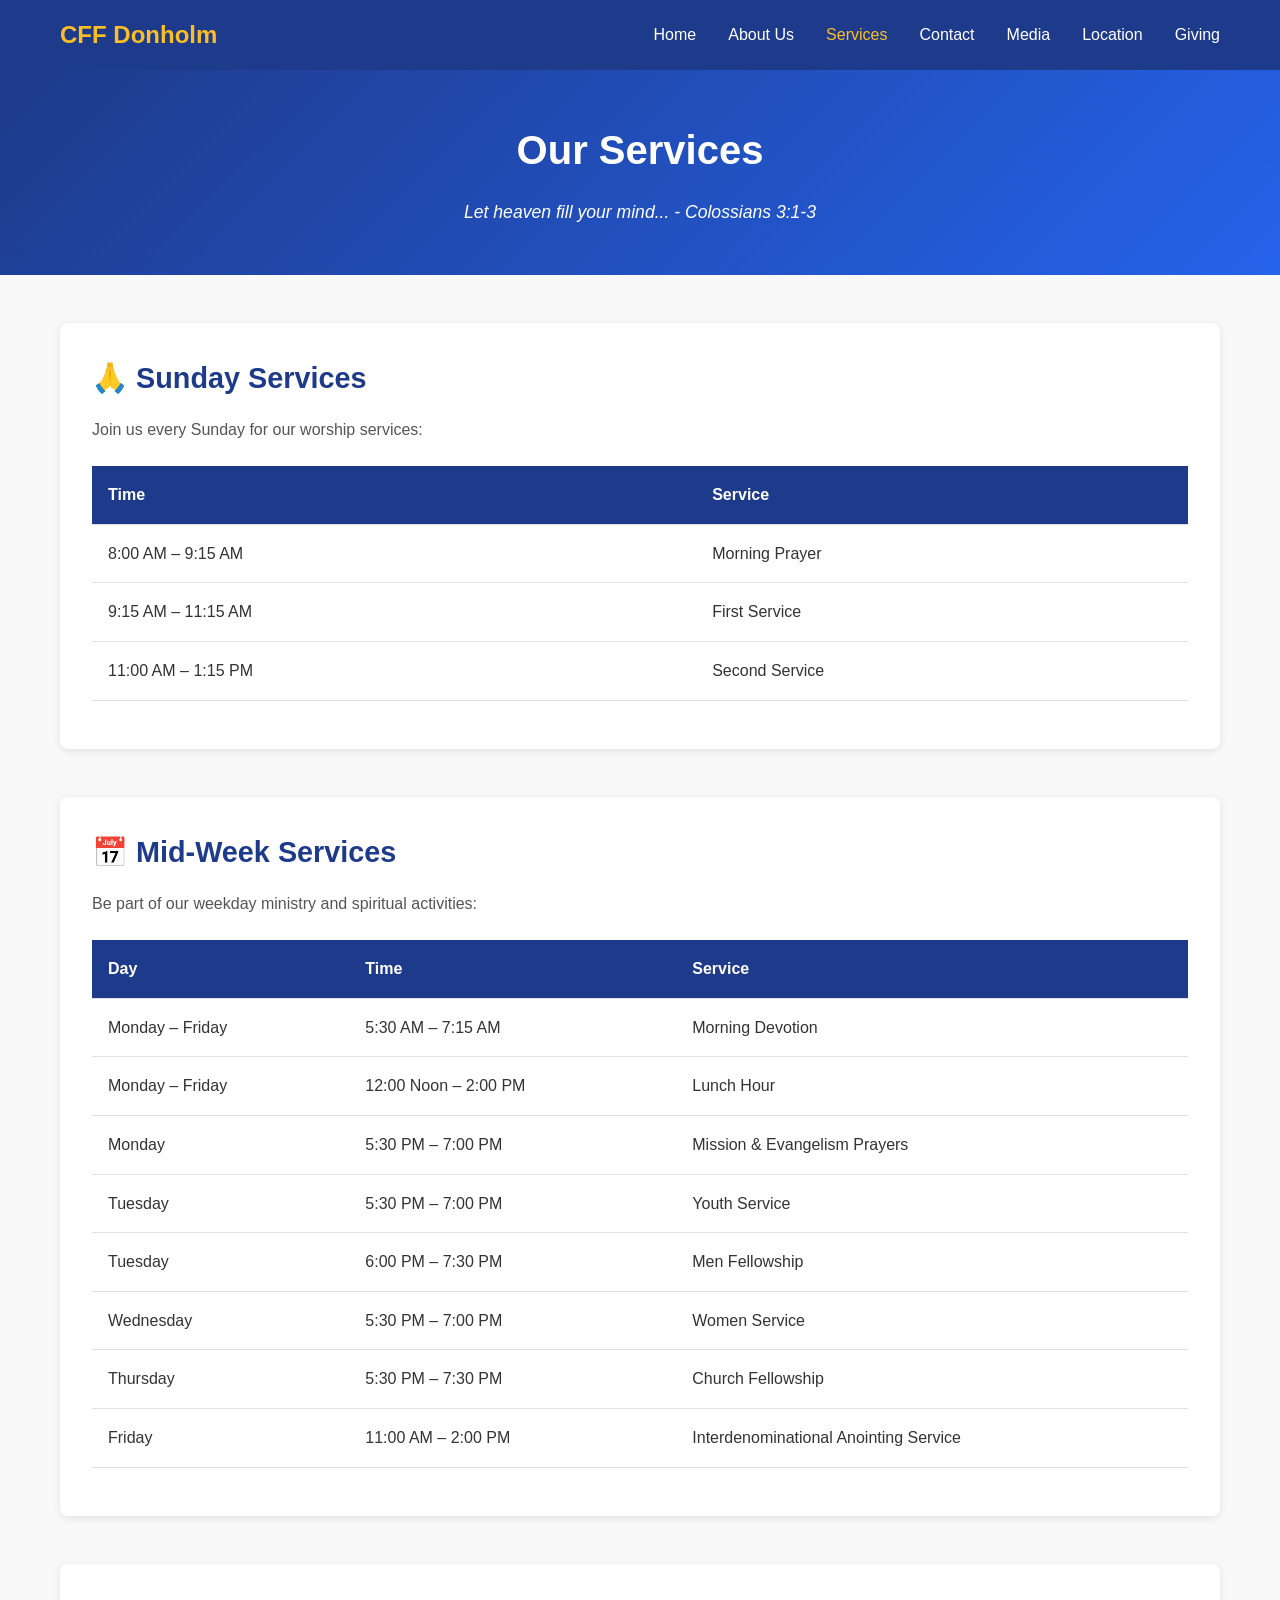
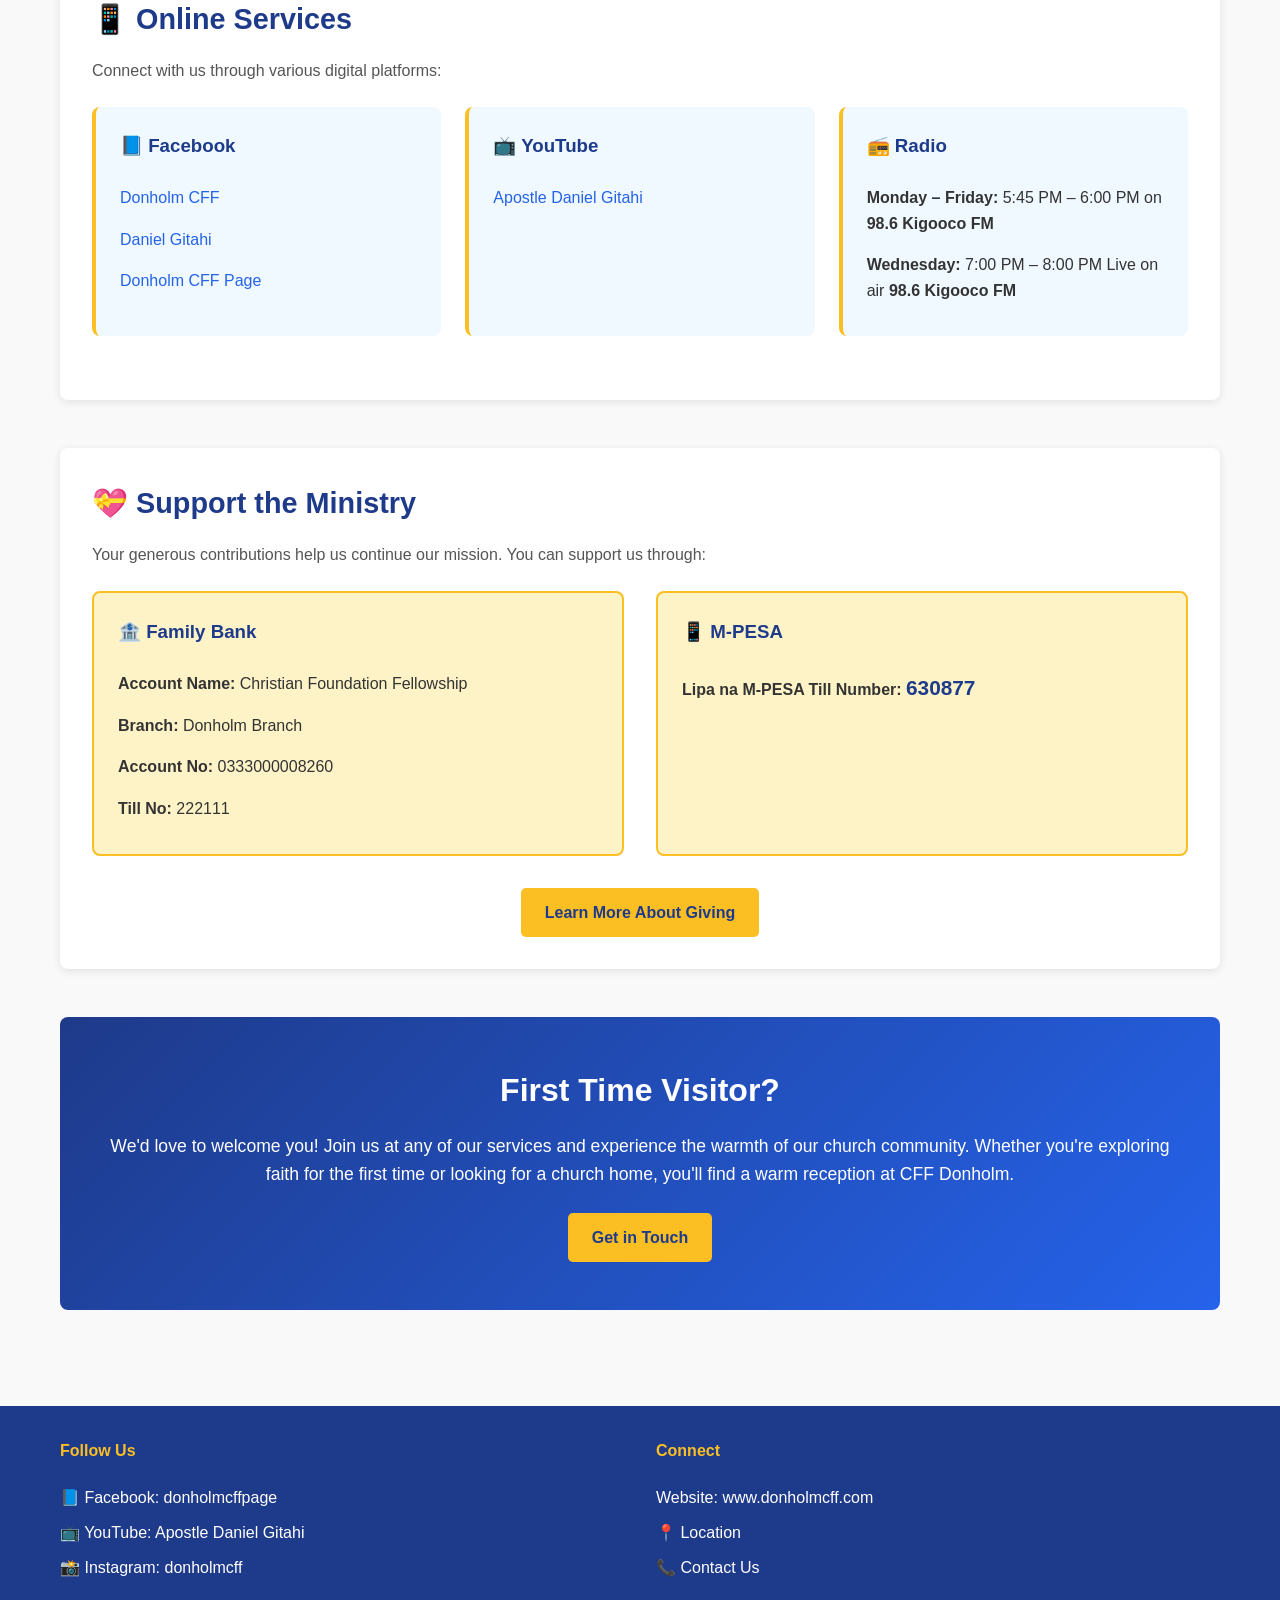
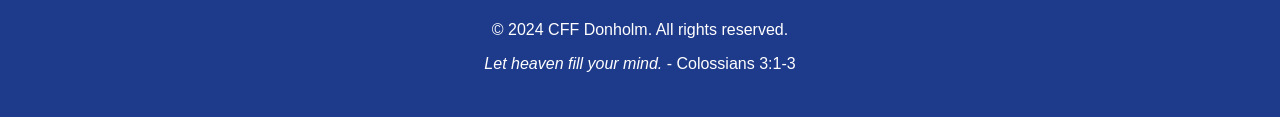
<file: services.html>
<!DOCTYPE html>
<html lang="en">
<head>
    <meta charset="UTF-8">
    <meta name="viewport" content="width=device-width, initial-scale=1.0">
    <title>Services - CFF Donholm</title>
    <link rel="stylesheet" href="styles.css">
</head>
<body>
    <!-- Navigation -->
    <nav class="navbar">
        <div class="container">
            <div class="nav-brand">CFF Donholm</div>
            <ul class="nav-menu">
                <li><a href="index.html">Home</a></li>
                <li><a href="about.html">About Us</a></li>
                <li><a href="services.html" class="active">Services</a></li>
                <li><a href="contact.html">Contact</a></li>
                <li><a href="media.html">Media</a></li>
                <li><a href="location.html">Location</a></li>
                <li><a href="giving.html">Giving</a></li>
            </ul>
        </div>
    </nav>

    <!-- Page Header -->
    <section class="page-header">
        <h1>Our Services</h1>
        <p>Let heaven fill your mind... - Colossians 3:1-3</p>
    </section>

    <!-- Services Content -->
    <section class="services-content">
        <div class="container">
            <!-- Sunday Services -->
            <div class="service-section">
                <h2>🙏 Sunday Services</h2>
                <p>Join us every Sunday for our worship services:</p>
                <div class="service-table-wrapper">
                    <table class="service-table">
                        <thead>
                            <tr>
                                <th>Time</th>
                                <th>Service</th>
                            </tr>
                        </thead>
                        <tbody>
                            <tr>
                                <td>8:00 AM – 9:15 AM</td>
                                <td>Morning Prayer</td>
                            </tr>
                            <tr>
                                <td>9:15 AM – 11:15 AM</td>
                                <td>First Service</td>
                            </tr>
                            <tr>
                                <td>11:00 AM – 1:15 PM</td>
                                <td>Second Service</td>
                            </tr>
                        </tbody>
                    </table>
                </div>
            </div>

            <!-- Mid-Week Services -->
            <div class="service-section">
                <h2>📅 Mid-Week Services</h2>
                <p>Be part of our weekday ministry and spiritual activities:</p>
                <div class="service-table-wrapper">
                    <table class="service-table">
                        <thead>
                            <tr>
                                <th>Day</th>
                                <th>Time</th>
                                <th>Service</th>
                            </tr>
                        </thead>
                        <tbody>
                            <tr>
                                <td>Monday – Friday</td>
                                <td>5:30 AM – 7:15 AM</td>
                                <td>Morning Devotion</td>
                            </tr>
                            <tr>
                                <td>Monday – Friday</td>
                                <td>12:00 Noon – 2:00 PM</td>
                                <td>Lunch Hour</td>
                            </tr>
                            <tr>
                                <td>Monday</td>
                                <td>5:30 PM – 7:00 PM</td>
                                <td>Mission & Evangelism Prayers</td>
                            </tr>
                            <tr>
                                <td>Tuesday</td>
                                <td>5:30 PM – 7:00 PM</td>
                                <td>Youth Service</td>
                            </tr>
                            <tr>
                                <td>Tuesday</td>
                                <td>6:00 PM – 7:30 PM</td>
                                <td>Men Fellowship</td>
                            </tr>
                            <tr>
                                <td>Wednesday</td>
                                <td>5:30 PM – 7:00 PM</td>
                                <td>Women Service</td>
                            </tr>
                            <tr>
                                <td>Thursday</td>
                                <td>5:30 PM – 7:30 PM</td>
                                <td>Church Fellowship</td>
                            </tr>
                            <tr>
                                <td>Friday</td>
                                <td>11:00 AM – 2:00 PM</td>
                                <td>Interdenominational Anointing Service</td>
                            </tr>
                        </tbody>
                    </table>
                </div>
            </div>

            <!-- Online Services -->
            <div class="service-section">
                <h2>📱 Online Services</h2>
                <p>Connect with us through various digital platforms:</p>
                
                <div class="online-services-grid">
                    <div class="online-service-card">
                        <h3>📘 Facebook</h3>
                        <ul>
                            <li><a href="https://facebook.com/DonholmCff" target="_blank">Donholm CFF</a></li>
                            <li><a href="https://facebook.com/DanielGitahi" target="_blank">Daniel Gitahi</a></li>
                            <li><a href="https://facebook.com/DonholmCffPage" target="_blank">Donholm CFF Page</a></li>
                        </ul>
                    </div>

                    <div class="online-service-card">
                        <h3>📺 YouTube</h3>
                        <ul>
                            <li><a href="https://www.youtube.com/@APSTGITAHIDANIEL" target="_blank">Apostle Daniel Gitahi</a></li>
                        </ul>
                    </div>

                    <div class="online-service-card">
                        <h3>📻 Radio</h3>
                        <ul>
                            <li><strong>Monday – Friday:</strong> 5:45 PM – 6:00 PM on <strong>98.6 Kigooco FM</strong></li>
                            <li><strong>Wednesday:</strong> 7:00 PM – 8:00 PM Live on air <strong>98.6 Kigooco FM</strong></li>
                        </ul>
                    </div>
                </div>
            </div>

            <!-- Support the Ministry -->
            <div class="service-section">
                <h2>💝 Support the Ministry</h2>
                <p>Your generous contributions help us continue our mission. You can support us through:</p>
                
                <div class="giving-methods-grid">
                    <div class="giving-method">
                        <h3>🏦 Family Bank</h3>
                        <ul>
                            <li><strong>Account Name:</strong> Christian Foundation Fellowship</li>
                            <li><strong>Branch:</strong> Donholm Branch</li>
                            <li><strong>Account No:</strong> 0333000008260</li>
                            <li><strong>Till No:</strong> 222111</li>
                        </ul>
                    </div>

                    <div class="giving-method">
                        <h3>📱 M-PESA</h3>
                        <ul>
                            <li><strong>Lipa na M-PESA Till Number:</strong> <span class="till-number">630877</span></li>
                        </ul>
                    </div>
                </div>

                <div class="giving-cta">
                    <a href="giving.html" class="btn btn-primary">Learn More About Giving</a>
                </div>
            </div>

            <!-- First Time Visitor -->
            <div class="cta-section">
                <h2>First Time Visitor?</h2>
                <p>We'd love to welcome you! Join us at any of our services and experience the warmth of our church community. Whether you're exploring faith for the first time or looking for a church home, you'll find a warm reception at CFF Donholm.</p>
                <a href="contact.html" class="btn btn-primary">Get in Touch</a>
            </div>
        </div>
    </section>

    <!-- Footer -->
    <footer class="footer">
        <div class="container">
            <div class="footer-content">
                <div class="footer-section">
                    <h4>Follow Us</h4>
                    <ul>
                        <li><a href="https://facebook.com/DonholmCff" target="_blank">📘 Facebook: donholmcffpage</a></li>
                        <li><a href="https://www.youtube.com/@APSTGITAHIDANIEL" target="_blank">📺 YouTube: Apostle Daniel Gitahi</a></li>
                        <li><a href="https://instagram.com/donholmcff" target="_blank">📸 Instagram: donholmcff</a></li>
                    </ul>
                </div>
                <div class="footer-section">
                    <h4>Connect</h4>
                    <ul>
                        <li>Website: <a href="https://www.donholmcff.com" target="_blank">www.donholmcff.com</a></li>
                        <li><a href="location.html">📍 Location</a></li>
                        <li><a href="contact.html">📞 Contact Us</a></li>
                    </ul>
                </div>
            </div>
            <p>&copy; 2024 CFF Donholm. All rights reserved.</p>
            <p><em>Let heaven fill your mind.</em> - Colossians 3:1-3</p>
        </div>
    </footer>

    <script src="script.js"></script>
</body>
</html>
</file>
<file: styles.css>
/* General Styles */
* {
    margin: 0;
    padding: 0;
    box-sizing: border-box;
}

body {
    font-family: 'Segoe UI', Tahoma, Geneva, Verdana, sans-serif;
    line-height: 1.6;
    color: #333;
    background-color: #f9f9f9;
}

.container {
    max-width: 1200px;
    margin: 0 auto;
    padding: 0 20px;
}

/* Navigation */
.navbar {
    background-color: #1e3a8a;
    color: white;
    padding: 1rem 0;
    position: static;
    z-index: 100;
    box-shadow: 0 2px 4px rgba(0,0,0,0.1);
}

.navbar .container {
    display: flex;
    justify-content: space-between;
    align-items: center;
    flex-wrap: wrap;
}

.nav-brand {
    font-size: 1.5rem;
    font-weight: bold;
    color: #fbbf24;
    flex-shrink: 0;
}

.nav-menu {
    display: flex;
    list-style: none;
    gap: 2rem;
    flex-wrap: wrap;
}

.nav-menu a {
    color: white;
    text-decoration: none;
    transition: color 0.3s ease;
    white-space: nowrap;
}

.nav-menu a:hover,
.nav-menu a.active {
    color: #fbbf24;
}

/* Hero Section */
.hero {
    background: linear-gradient(135deg, #1e3a8a 0%, #2563eb 100%);
    color: white;
    padding: 4rem 2rem;
    text-align: center;
}

.hero-content h1 {
    font-size: 3rem;
    margin-bottom: 1rem;
}

.hero-content h2 {
    font-size: 1.8rem;
    margin-bottom: 1rem;
    color: #fbbf24;
}

.hero-content .mission-statement {
    font-size: 1.5rem;
    margin-bottom: 2rem;
    font-style: italic;
}

/* Page Header */
.page-header {
    background: linear-gradient(135deg, #1e3a8a 0%, #2563eb 100%);
    color: white;
    padding: 3rem 2rem;
    text-align: center;
}

.page-header h1 {
    font-size: 2.5rem;
    margin-bottom: 1rem;
}

.page-header p {
    font-size: 1.1rem;
    font-style: italic;
}

.logo-header {
    text-align: center;
}

.logo-header img {
    max-width: 6px;
    margin-bottom: 1rem;
}

/* Buttons */
.btn {
    display: inline-block;
    padding: 0.75rem 1.5rem;
    border-radius: 5px;
    text-decoration: none;
    transition: all 0.3s ease;
    font-weight: 600;
    cursor: pointer;
    border: none;
}

.btn-primary {
    background-color: #fbbf24;
    color: #1e3a8a;
}

.btn-primary:hover {
    background-color: #f59e0b;
    transform: translateY(-2px);
    box-shadow: 0 4px 8px rgba(0,0,0,0.2);
}

.btn-secondary {
    background-color: #2563eb;
    color: white;
}

.btn-secondary:hover {
    background-color: #1e40af;
    transform: translateY(-2px);
    box-shadow: 0 4px 8px rgba(0,0,0,0.2);
}

/* Welcome Section */
.welcome {
    padding: 3rem 0;
}

.welcome h2 {
    text-align: center;
    margin-bottom: 1rem;
    font-size: 2rem;
    color: #1e3a8a;
}

.welcome > .container > p {
    text-align: center;
    margin-bottom: 2rem;
    font-size: 1.1rem;
}

.welcome-cards {
    display: grid;
    grid-template-columns: repeat(auto-fit, minmax(250px, 1fr));
    gap: 2rem;
}

.card {
    background: white;
    padding: 2rem;
    border-radius: 8px;
    box-shadow: 0 2px 8px rgba(0,0,0,0.1);
    text-align: center;
    transition: transform 0.3s ease, box-shadow 0.3s ease;
}

.card:hover {
    transform: translateY(-5px);
    box-shadow: 0 4px 12px rgba(0,0,0,0.15);
}

.card h3 {
    color: #1e3a8a;
    margin-bottom: 1rem;
}

/* Service Highlight Section */
.service-highlight {
    padding: 3rem 0;
    background-color: #f0f9ff;
}

.service-highlight h2 {
    text-align: center;
    margin-bottom: 0.5rem;
    font-size: 2rem;
    color: #1e3a8a;
}

.service-highlight > .container > p {
    text-align: center;
    margin-bottom: 2rem;
    color: #666;
}

.services-grid {
    display: grid;
    grid-template-columns: repeat(auto-fit, minmax(200px, 1fr));
    gap: 2rem;
    margin-bottom: 2rem;
}

.service-item {
    background: white;
    padding: 1.5rem;
    border-radius: 8px;
    box-shadow: 0 2px 8px rgba(0,0,0,0.1);
    text-align: center;
    border-top: 4px solid #fbbf24;
}

.service-item h3 {
    color: #1e3a8a;
    margin-bottom: 1rem;
}

.service-item .time {
    font-weight: 600;
    color: #2563eb;
    font-size: 1.1rem;
}

/* Quick Info Section */
.quick-info {
    padding: 3rem 0;
    background-color: #f0f9ff;
}

.quick-info h2 {
    text-align: center;
    margin-bottom: 2rem;
    font-size: 2rem;
    color: #1e3a8a;
}

.info-grid {
    display: grid;
    grid-template-columns: repeat(auto-fit, minmax(250px, 1fr));
    gap: 2rem;
}

.info-item {
    text-align: center;
    background: white;
    padding: 2rem;
    border-radius: 8px;
    box-shadow: 0 2px 8px rgba(0,0,0,0.1);
}

.info-item .icon {
    font-size: 2.5rem;
    display: block;
    margin-bottom: 1rem;
}

.info-item h3 {
    color: #1e3a8a;
    margin-bottom: 0.5rem;
}

.info-item a {
    color: #2563eb;
    text-decoration: none;
}

.info-item a:hover {
    text-decoration: underline;
}

.social-icons {
    display: flex;
    gap: 1rem;
    justify-content: center;
}

.social-icons a {
    font-size: 1.5rem;
    text-decoration: none;
}

/* Altime TV Section */
.altime-tv-section {
    padding: 3rem 0;
}

.altime-tv-content {
    display: grid;
    grid-template-columns: 1fr 1fr;
    gap: 2rem;
    align-items: center;
}

.altime-tv-text h2 {
    color: #1e3a8a;
    font-size: 2rem;
    margin-bottom: 1rem;
}

.altime-subtitle {
    color: #2563eb;
    font-weight: 600;
    margin-bottom: 1rem;
}

.altime-links {
    display: flex;
    gap: 1rem;
    flex-wrap: wrap;
    margin-top: 1.5rem;
}

.youtube-preview {
    border-radius: 8px;
    overflow: hidden;
    box-shadow: 0 4px 12px rgba(0,0,0,0.1);
}

/* Services Content */
.services-content {
    padding: 3rem 0;
}

.service-section {
    margin-bottom: 3rem;
    background: white;
    padding: 2rem;
    border-radius: 8px;
    box-shadow: 0 2px 8px rgba(0,0,0,0.1);
}

.service-section h2 {
    color: #1e3a8a;
    font-size: 1.8rem;
    margin-bottom: 1rem;
}

.service-section p {
    color: #555;
    margin-bottom: 1.5rem;
}

/* Service Tables */
.service-table-wrapper {
    overflow-x: auto;
    margin-bottom: 1rem;
}

.service-table {
    width: 100%;
    border-collapse: collapse;
    background: white;
}

.service-table thead {
    background-color: #1e3a8a;
    color: white;
}

.service-table th,
.service-table td {
    padding: 1rem;
    text-align: left;
    border-bottom: 1px solid #e0e0e0;
}

.service-table tr:hover {
    background-color: #f5f5f5;
}

.service-table thead th {
    font-weight: 600;
}

/* Online Services Grid */
.online-services-grid {
    display: grid;
    grid-template-columns: repeat(auto-fit, minmax(250px, 1fr));
    gap: 1.5rem;
    margin-bottom: 2rem;
}

.online-service-card {
    background: #f0f9ff;
    padding: 1.5rem;
    border-radius: 8px;
    border-left: 4px solid #fbbf24;
}

.online-service-card h3 {
    color: #1e3a8a;
    margin-bottom: 1rem;
}

.online-service-card ul {
    list-style: none;
}

.online-service-card li {
    padding: 0.5rem 0;
}

.online-service-card a {
    color: #2563eb;
    text-decoration: none;
}

.online-service-card a:hover {
    text-decoration: underline;
}

/* Giving Methods Grid */
.giving-methods-grid {
    display: grid;
    grid-template-columns: repeat(auto-fit, minmax(250px, 1fr));
    gap: 2rem;
    margin-bottom: 2rem;
}

.giving-method {
    background: #fef3c7;
    padding: 1.5rem;
    border-radius: 8px;
    border: 2px solid #fbbf24;
}

.giving-method h3 {
    color: #1e3a8a;
    margin-bottom: 1rem;
}

.giving-method ul {
    list-style: none;
}

.giving-method li {
    padding: 0.5rem 0;
    color: #333;
}

.till-number {
    font-weight: bold;
    color: #1e3a8a;
    font-size: 1.3rem;
}

.giving-cta {
    text-align: center;
    margin-top: 2rem;
}

/* CTA Section */
.cta-section {
    background: linear-gradient(135deg, #1e3a8a 0%, #2563eb 100%);
    color: white;
    padding: 3rem 2rem;
    text-align: center;
    border-radius: 8px;
    margin-top: 2rem;
}

.cta-section h2 {
    font-size: 2rem;
    margin-bottom: 1rem;
    color: white;
}

.cta-section h3 {
    font-size: 1.5rem;
    margin-bottom: 1rem;
    color: white;
}

.cta-section p {
    margin-bottom: 1.5rem;
    font-size: 1.1rem;
}

/* Footer */
.footer {
    background-color: #1e3a8a;
    color: white;
    padding: 2rem 0;
    margin-top: 3rem;
}

.footer-content {
    display: grid;
    grid-template-columns: repeat(auto-fit, minmax(200px, 1fr));
    gap: 2rem;
    margin-bottom: 2rem;
}

.footer-section h4 {
    margin-bottom: 1rem;
    color: #fbbf24;
}

.footer-section ul {
    list-style: none;
}

.footer-section li {
    padding: 0.3rem 0;
}

.footer-section a {
    color: white;
    text-decoration: none;
    transition: color 0.3s ease;
}

.footer-section a:hover {
    color: #fbbf24;
}

.footer p {
    text-align: center;
    margin-bottom: 0.5rem;
}

.footer-social {
    text-align: center;
    margin-top: 1rem;
    padding-top: 1rem;
    border-top: 1px solid rgba(255,255,255,0.2);
}

.footer-social a {
    color: #fbbf24;
    text-decoration: none;
    margin: 0 0.5rem;
}

.footer-social a:hover {
    text-decoration: underline;
}

/* Contact Form Styles */
.contact-content {
    padding: 3rem 0;
}

.contact-grid {
    display: grid;
    grid-template-columns: 1fr 1fr;
    gap: 2rem;
}

.contact-form-section {
    background: white;
    padding: 2rem;
    border-radius: 8px;
    box-shadow: 0 2px 8px rgba(0,0,0,0.1);
}

.contact-info-section {
    display: flex;
    flex-direction: column;
    gap: 2rem;
}

.contact-form {
    background: white;
    padding: 0;
}

.form-group {
    margin-bottom: 1.5rem;
}

.form-group label {
    display: block;
    margin-bottom: 0.5rem;
    color: #1e3a8a;
    font-weight: 600;
}

.form-group input,
.form-group textarea {
    width: 100%;
    padding: 0.75rem;
    border: 1px solid #ddd;
    border-radius: 5px;
    font-family: inherit;
    transition: border-color 0.3s ease;
}

.form-group input:focus,
.form-group textarea:focus {
    outline: none;
    border-color: #2563eb;
    box-shadow: 0 0 0 3px rgba(37, 99, 235, 0.1);
}

.form-group textarea {
    resize: vertical;
    min-height: 150px;
}

.info-box {
    background: white;
    padding: 1.5rem;
    border-radius: 8px;
    box-shadow: 0 2px 8px rgba(0,0,0,0.1);
    border-left: 4px solid #fbbf24;
}

.info-box h3 {
    color: #1e3a8a;
    margin-bottom: 1rem;
}

.info-box p {
    margin-bottom: 0.5rem;
}

.info-box a {
    color: #2563eb;
    text-decoration: none;
}

.info-box a:hover {
    text-decoration: underline;
}

.info-box.prayer {
    background: linear-gradient(135deg, #fef3c7 0%, #fef08a 100%);
    border-left-color: #fbbf24;
}

/* Giving Page Styles */
.giving-content {
    padding: 3rem 0;
}

.giving-intro {
    text-align: center;
    background: white;
    padding: 2rem;
    border-radius: 8px;
    box-shadow: 0 2px 8px rgba(0,0,0,0.1);
    margin-bottom: 3rem;
}

.giving-intro h2 {
    color: #1e3a8a;
    font-size: 2rem;
    margin-bottom: 1rem;
}

/* About Page Styles */
.about-content {
    padding: 3rem 0;
}

.about-section {
    margin-bottom: 3rem;
    background: white;
    padding: 2rem;
    border-radius: 8px;
    box-shadow: 0 2px 8px rgba(0,0,0,0.1);
}

.about-section h2 {
    color: #1e3a8a;
    font-size: 1.8rem;
    margin-bottom: 1rem;
}

.about-section h3 {
    color: #2563eb;
    margin-top: 1.5rem;
    margin-bottom: 1rem;
}

.about-section ul,
.about-section ol {
    margin-left: 2rem;
    margin-bottom: 1rem;
}

.about-section li {
    margin-bottom: 0.5rem;
}

.mission-highlight {
    font-size: 1.2rem;
    color: #1e3a8a;
    font-weight: 600;
    padding: 1rem;
    background: #f0f9ff;
    border-left: 4px solid #fbbf24;
    margin-bottom: 1rem;
}

/* Media Page Styles */
.media-content {
    padding: 3rem 0;
}

.media-intro {
    background: white;
    padding: 2rem;
    border-radius: 8px;
    box-shadow: 0 2px 8px rgba(0,0,0,0.1);
    margin-bottom: 3rem;
    text-align: center;
}

.media-intro h2 {
    color: #1e3a8a;
    font-size: 2rem;
    margin-bottom: 1rem;
}

.media-section {
    margin-bottom: 3rem;
}

.media-section h2 {
    color: #1e3a8a;
    font-size: 1.8rem;
    margin-bottom: 2rem;
    text-align: center;
}

.youtube-embed {
    border-radius: 8px;
    overflow: hidden;
    box-shadow: 0 4px 12px rgba(0,0,0,0.1);
}

.youtube-info {
    background: white;
    padding: 1.5rem;
    border-radius: 8px;
}

.youtube-info h3 {
    color: #1e3a8a;
    margin-bottom: 1rem;
}

.instagram-info {
    text-align: center;
    background: white;
    padding: 2rem;
    border-radius: 8px;
    box-shadow: 0 2px 8px rgba(0,0,0,0.1);
}

.instagram-handle {
    font-size: 1.3rem;
    color: #2563eb;
    margin-top: 1.5rem;
    font-weight: 600;
}

.content-offerings {
    margin-bottom: 3rem;
}

.offerings-grid {
    display: grid;
    grid-template-columns: repeat(auto-fit, minmax(250px, 1fr));
    gap: 2rem;
}

.offering-card {
    background: white;
    padding: 1.5rem;
    border-radius: 8px;
    box-shadow: 0 2px 8px rgba(0,0,0,0.1);
    border-top: 4px solid #fbbf24;
}

.offering-card h3 {
    color: #1e3a8a;
    margin-bottom: 1rem;
}

/* How to Watch */
.how-to-watch {
    margin-bottom: 3rem;
}

.how-to-watch h2 {
    color: #1e3a8a;
    font-size: 1.8rem;
    margin-bottom: 2rem;
    text-align: center;
}

.watch-options {
    display: grid;
    grid-template-columns: repeat(auto-fit, minmax(250px, 1fr));
    gap: 2rem;
}

.watch-option {
    background: white;
    padding: 1.5rem;
    border-radius: 8px;
    box-shadow: 0 2px 8px rgba(0,0,0,0.1);
}

.watch-option h3 {
    color: #1e3a8a;
    margin-bottom: 1rem;
}

.watch-option a {
    color: #2563eb;
    text-decoration: none;
    font-weight: 600;
}

.watch-option a:hover {
    text-decoration: underline;
}

.media-contact {
    text-align: center;
    background: white;
    padding: 2rem;
    border-radius: 8px;
    box-shadow: 0 2px 8px rgba(0,0,0,0.1);
    margin-bottom: 3rem;
}

.media-contact h2 {
    color: #1e3a8a;
    margin-bottom: 1rem;
}

.share-section {
    background: white;
    padding: 2rem;
    border-radius: 8px;
    box-shadow: 0 2px 8px rgba(0,0,0,0.1);
    margin-bottom: 3rem;
    text-align: center;
}

.share-section h2 {
    color: #1e3a8a;
    margin-bottom: 1rem;
}

.share-links {
    background: #f0f9ff;
    padding: 1.5rem;
    border-radius: 8px;
    margin-top: 1rem;
}

.share-links p {
    margin-bottom: 0.75rem;
}

.share-links a {
    color: #2563eb;
    text-decoration: none;
}

.share-links a:hover {
    text-decoration: underline;
}

.media-quote {
    text-align: center;
    background: linear-gradient(135deg, #1e3a8a 0%, #2563eb 100%);
    color: white;
    padding: 2rem;
    border-radius: 8px;
}

.media-quote p {
    font-size: 1.3rem;
    font-style: italic;
    margin: 0;
}

/* Location Page Styles */
.location-content {
    padding: 3rem 0;
}

.location-grid {
    display: grid;
    grid-template-columns: 1fr 1fr;
    gap: 2rem;
}

.map-section {
    background: white;
    padding: 2rem;
    border-radius: 8px;
    box-shadow: 0 2px 8px rgba(0,0,0,0.1);
}

.directions-section {
    display: flex;
    flex-direction: column;
    gap: 1.5rem;
}

.map-section h2 {
    color: #1e3a8a;
    margin-bottom: 1rem;
}

.address-main {
    background: #f0f9ff;
    padding: 1.5rem;
    border-radius: 8px;
    border-left: 4px solid #fbbf24;
    margin-bottom: 1rem;
}

.directions-list {
    display: flex;
    flex-direction: column;
    gap: 1rem;
}

.direction-item {
    background: white;
    padding: 1.5rem;
    border-radius: 8px;
    box-shadow: 0 2px 8px rgba(0,0,0,0.1);
    border-left: 4px solid #fbbf24;
}

.direction-item h4 {
    color: #1e3a8a;
    margin-bottom: 0.5rem;
}

.direction-item a {
    color: #2563eb;
    text-decoration: none;
}

.direction-item a:hover {
    text-decoration: underline;
}

/* Responsive Design */
@media (max-width: 768px) {
    /* Mobile Navigation - Horizontal with flex-wrap */
    .navbar {
        position: static;
        padding: 0.75rem 0;
    }

    .navbar .container {
        flex-direction: row;
        align-items: center;
        gap: 0;
        padding: 0 20px;
        justify-content: flex-start;
    }

    .nav-brand {
        font-size: 1.2rem;
        margin-right: auto;
    }

    .nav-menu {
        width: 100%;
        gap: 0.25rem;
        flex-wrap: wrap;
        padding: 0.5rem 0;
        justify-content: flex-start;
    }

    .nav-menu li {
        flex: 0 1 auto;
    }

    .nav-menu a {
        font-size: 0.8rem;
        padding: 0.4rem 0.6rem;
        display: block;
    }

    .hero-content h1 {
        font-size: 2rem;
    }

    .hero-content h2 {
        font-size: 1.3rem;
    }

    .hero-content .mission-statement {
        font-size: 1.2rem;
    }

    .contact-grid,
    .location-grid,
    .altime-tv-content {
        grid-template-columns: 1fr;
    }

    .service-section {
        padding: 1.5rem;
    }

    .service-table {
        font-size: 0.9rem;
    }

    .service-table th,
    .service-table td {
        padding: 0.75rem 0.5rem;
    }

    .cta-section {
        padding: 2rem 1rem;
    }

    .cta-section h2 {
        font-size: 1.5rem;
    }

    .altime-links {
        flex-direction: column;
    }

    .altime-links .btn {
        width: 100%;
        text-align: center;
    }

    .page-header h1 {
        font-size: 1.8rem;
    }

    .offerings-grid,
    .services-grid,
    .online-services-grid,
    .giving-methods-grid,
    .watch-options {
        grid-template-columns: 1fr;
    }

    .info-grid {
        grid-template-columns: 1fr;
    }

    .welcome-cards {
        grid-template-columns: 1fr;
    }
}
</file>
